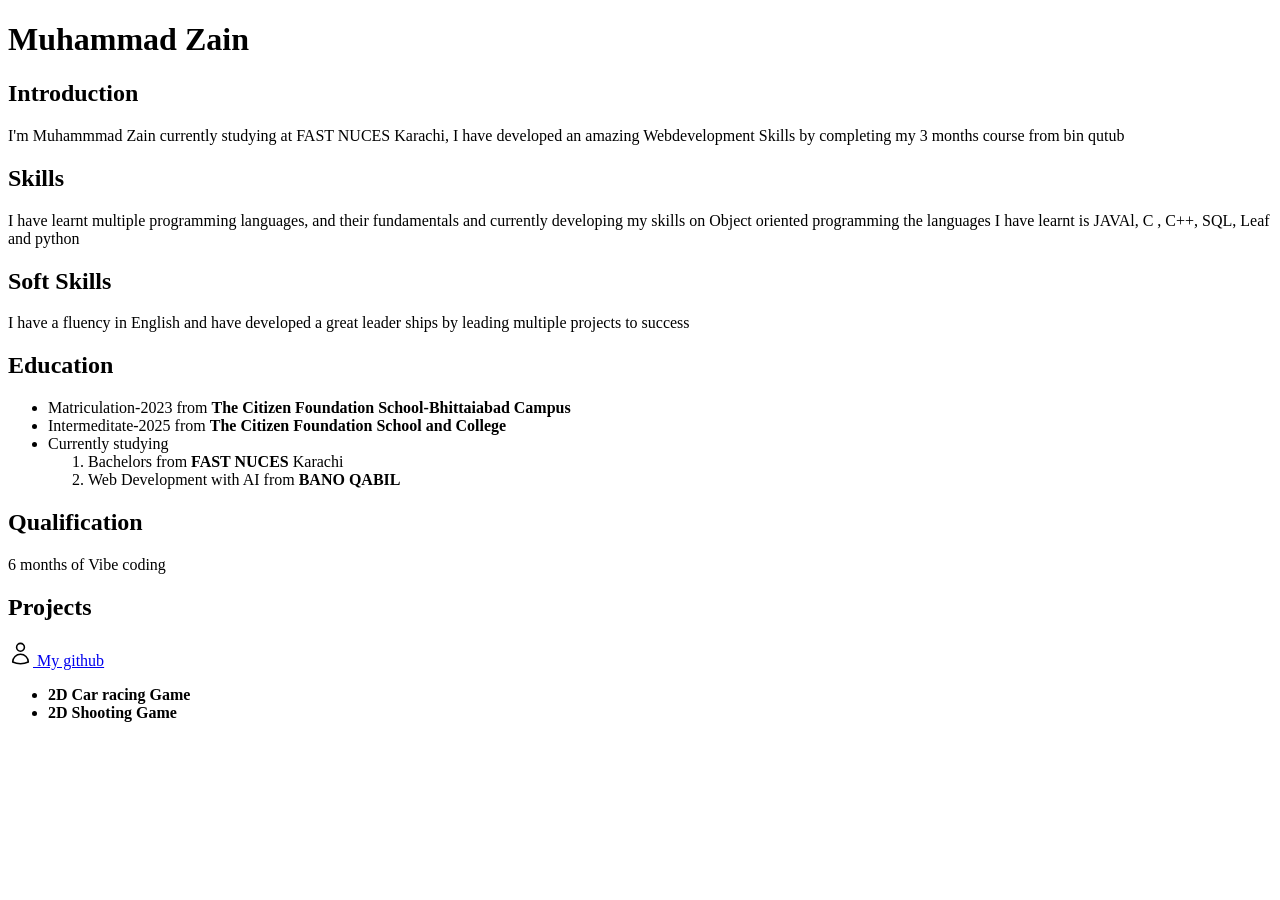
<file: index.html>
<!DOCTYPE html>
<html lang="en">
<head>
    <meta charset="UTF-8">
    <meta name="viewport" content="width=device-width, initial-scale=1.0">
    <title>CV writting by Muhammad Zain</title>
</head>
<body>
    <h1>Muhammad Zain</h1>
    <h2>Introduction</h2>
    <p>I'm Muhammmad Zain currently studying at FAST NUCES Karachi, I have developed an amazing Webdevelopment Skills by completing my 3 months course from bin qutub</p>
    <h2>Skills</h2>
    <p>I have learnt multiple programming languages, and their fundamentals and currently developing my skills on Object oriented programming the languages I have learnt is JAVAl, C , C++, SQL, Leaf and python</p>
    <h2>Soft Skills</h2>
    <p>I have a fluency in English and have developed a great leader ships by leading multiple projects to success
    </p>
    <h2>Education</h2>
    <ul>
        <li>Matriculation-2023 from <b>The Citizen Foundation School-Bhittaiabad Campus</b></li>
        <li>Intermeditate-2025 from <b>The Citizen Foundation School and College</b></li>
        <li>Currently studying<ol>
            <li>Bachelors from <b>FAST NUCES</b> Karachi</li>
            <li>Web Development with AI from <b>BANO QABIL</b></li>
        </ol>
    </li>
        
    </ul>
    <h2>Qualification</h2>
    <p>6 months of Vibe coding</p>
    <h2>Projects</h2>
    <a href="https://github.com/muhammadzain-nu"><svg xmlns="http://www.w3.org/2000/svg" fill="none" viewBox="0 0 24 24" stroke-width="1.5" stroke="Black" class="size-5" height="25" width="25">
        <path stroke-linecap="round" stroke-linejoin="round" d="M15.75 6a3.75 3.75 0 1 1-7.5 0 3.75 3.75 0 0 1 7.5 0ZM4.501 20.118a7.5 7.5 0 0 1 14.998 0A17.933 17.933 0 0 1 12 21.75c-2.676 0-5.216-.584-7.499-1.632Z" />
      </svg>
      My github</a>
    <ul>
        <li><b>2D Car racing Game</b></li>
        <li><b>2D Shooting Game</b></li>
    </ul>
    
</body>
</html>
</file>
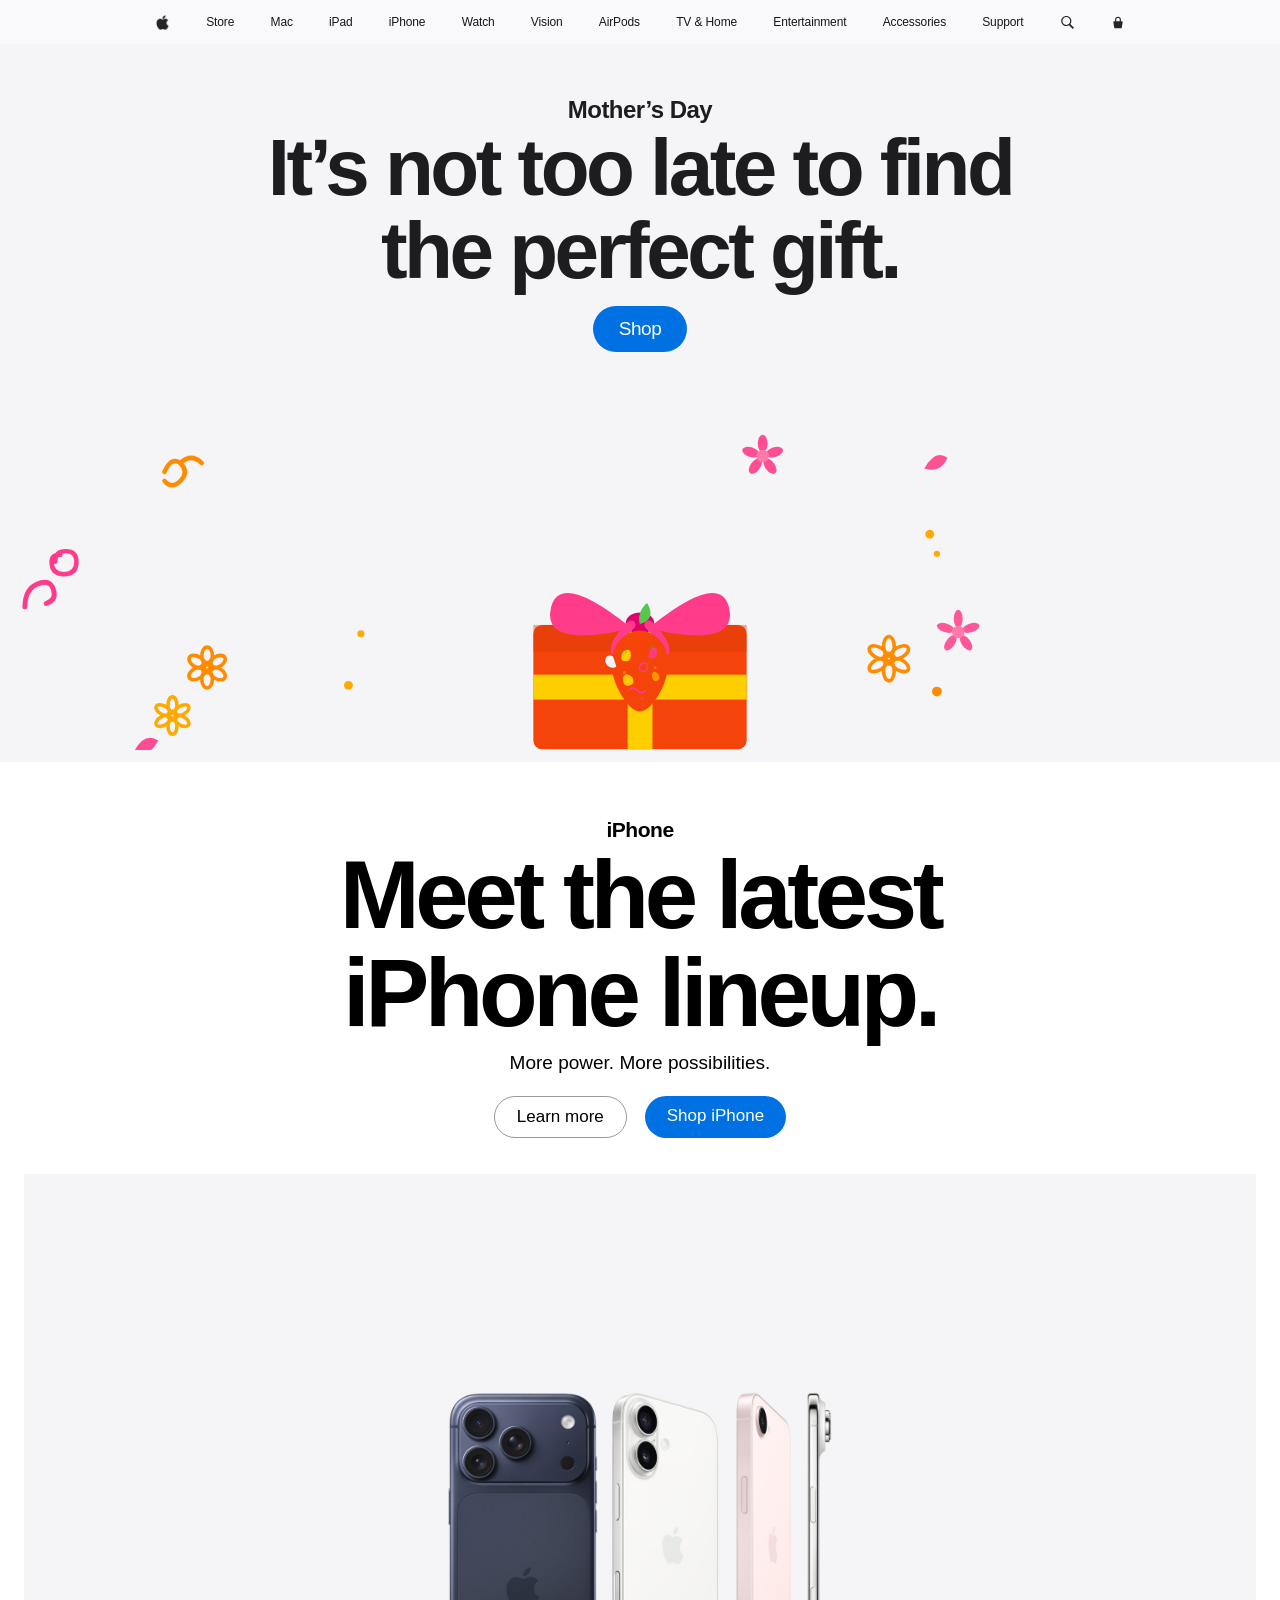
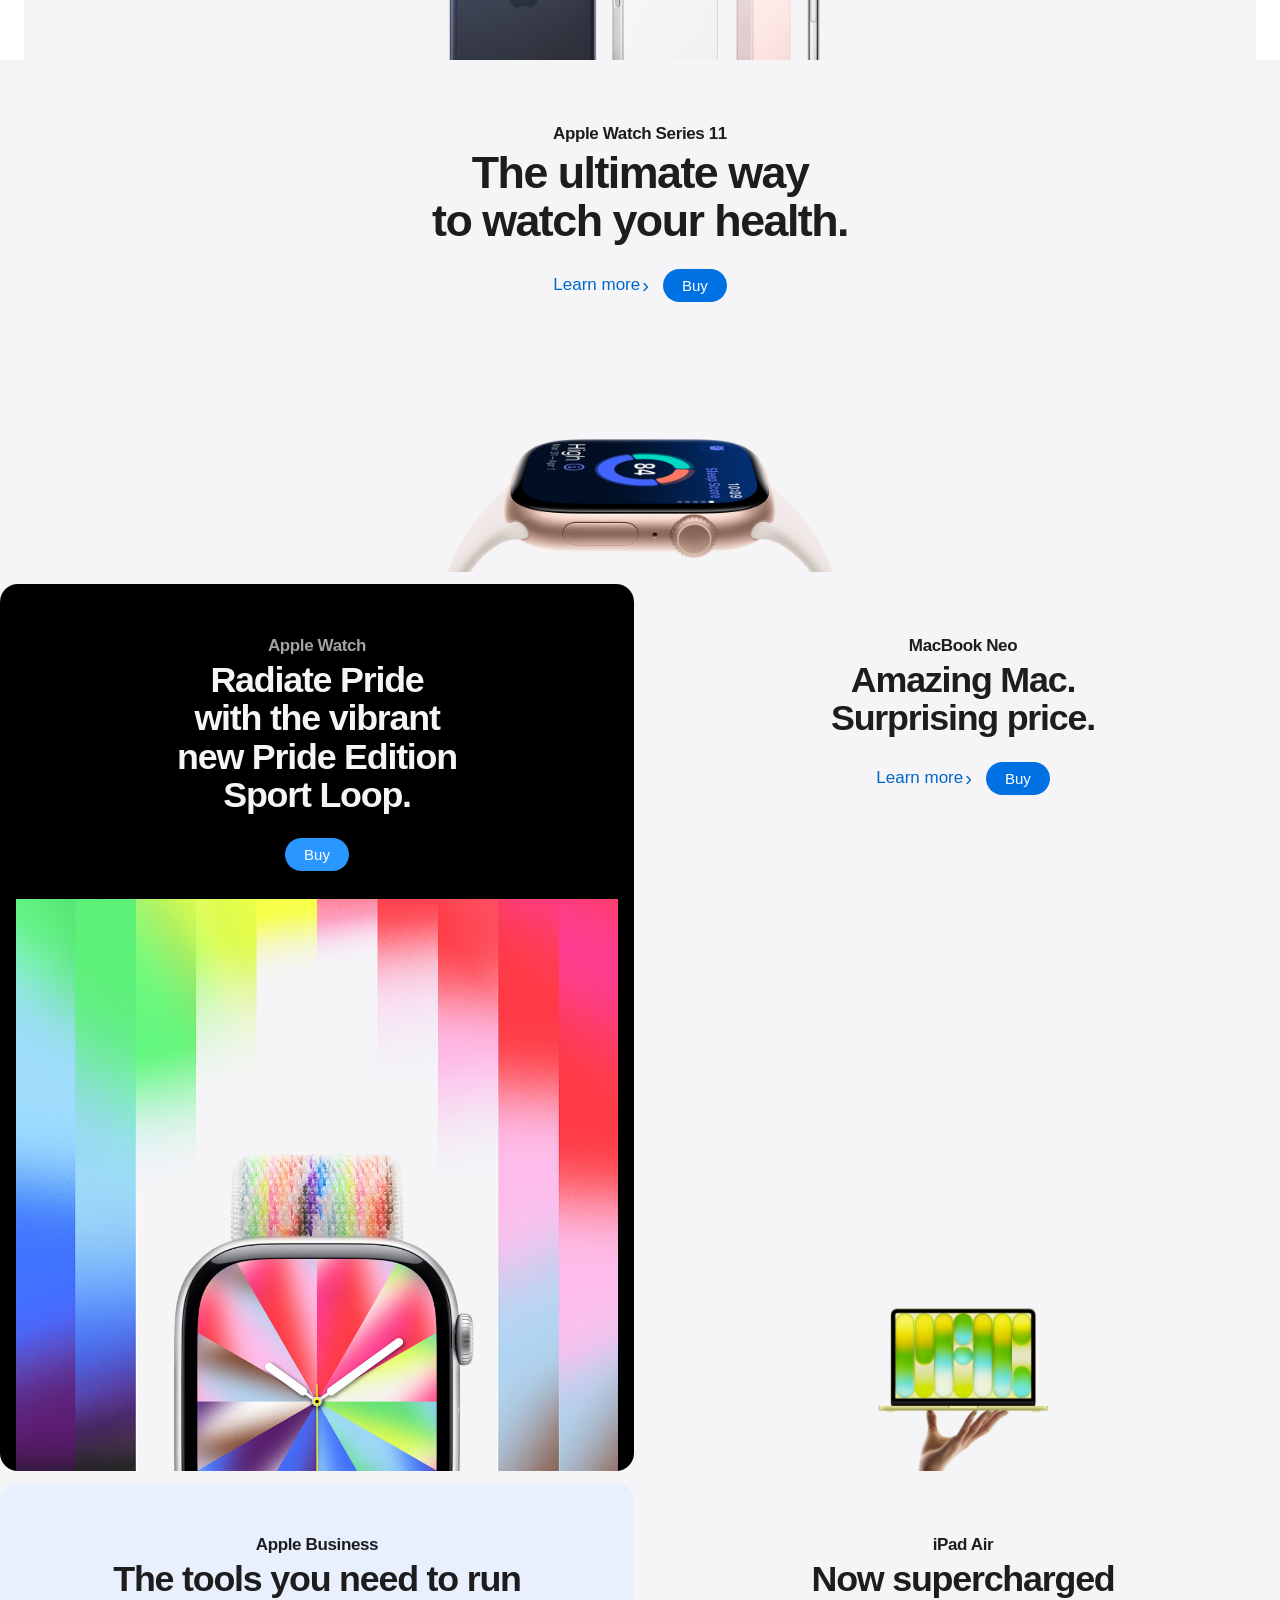
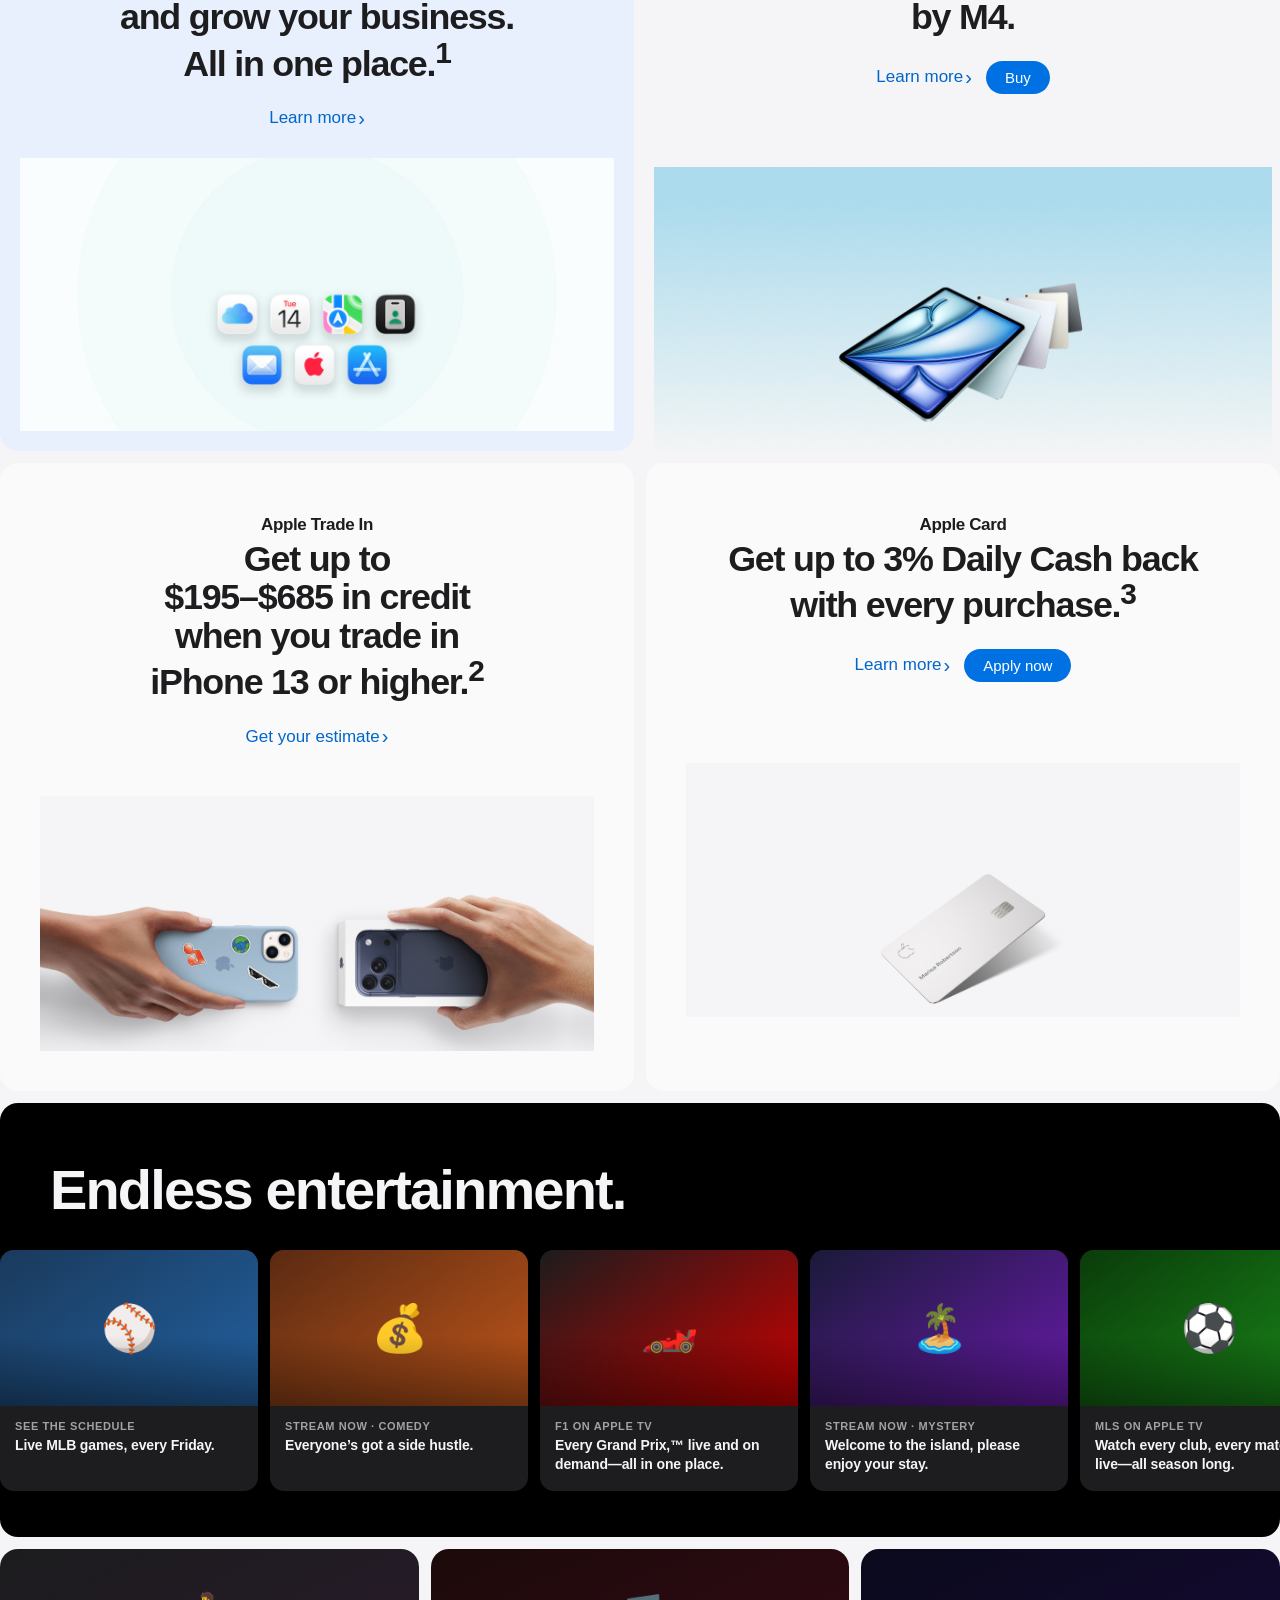
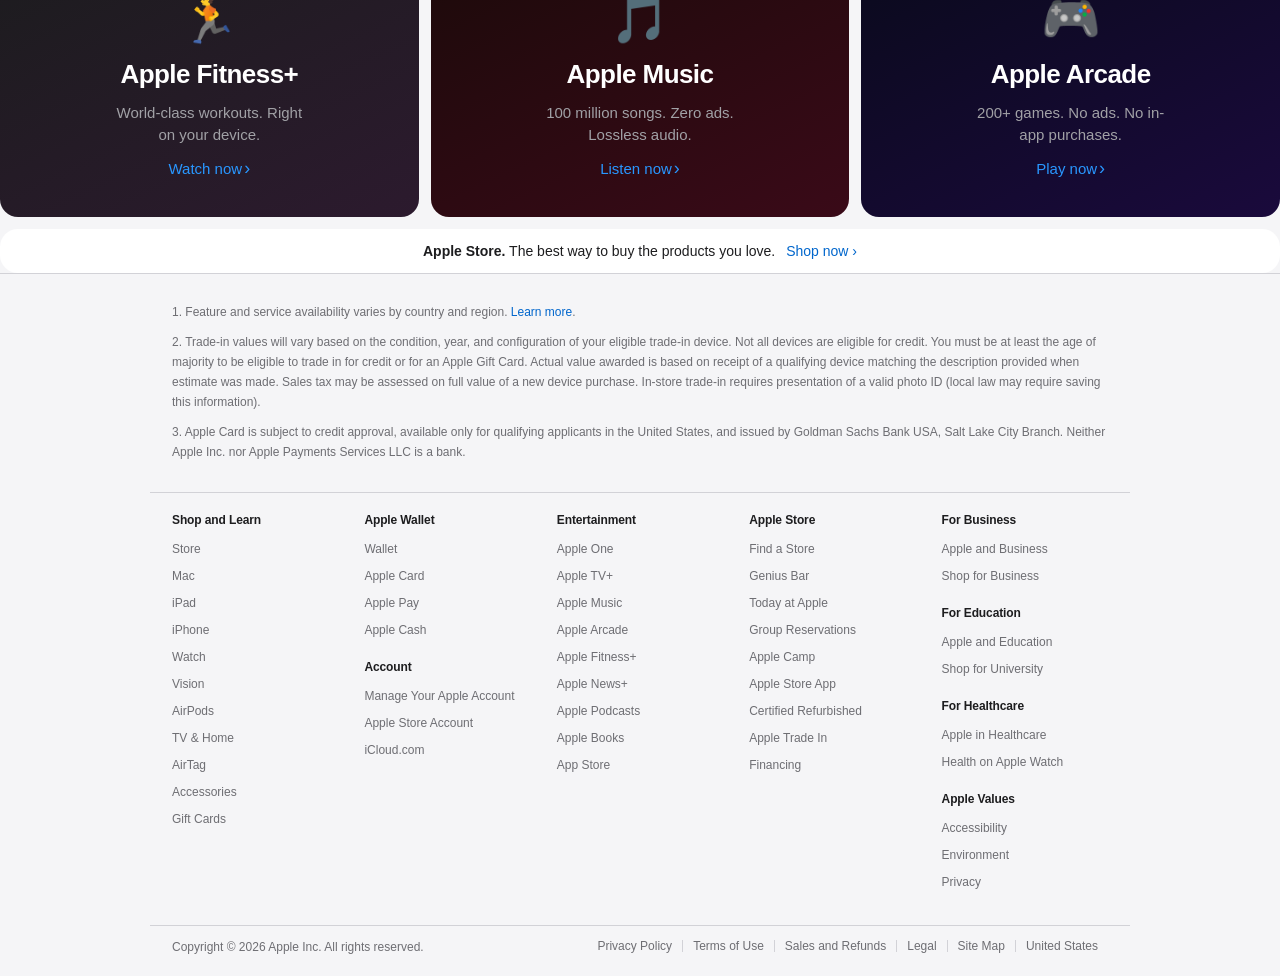
<file: apple website/index.html>
<!DOCTYPE html>
<html lang="en">

<head>
  <meta charset="UTF-8">
  <meta name="viewport" content="width=device-width, initial-scale=1, viewport-fit=cover">
  <meta name="description"
    content="Discover the innovative world of Apple and shop everything iPhone, iPad, Apple Watch, Mac, and Apple TV, plus explore accessories, entertainment, and expert device support.">
  <title>Apple</title>
  <link rel="stylesheet" href="style.css">
</head>

<body>

  <!-- ─────────────────────────────────────────────────────────
     CSS-ONLY MOBILE NAV  (checkbox trick, zero JS)
───────────────────────────────────────────────────────────── -->
  <input type="checkbox" id="nav-check" class="nav-check sr-only" aria-hidden="true">

  <nav class="nav" aria-label="Global navigation">
    <div class="nav-inner">

      <!-- ══ DESKTOP LIST ══ -->
      <ul class="nav-list" role="list">
        <li class="nav-logo">
          <a href="https://www.apple.com/" aria-label="Apple">
            <img src="assets/images/apple-logo.png" alt="Apple" width="15" height="18">
          </a>
        </li>
        <li class="nav-item"><a href="https://www.apple.com/us/shop/goto/store">Store</a></li>
        <li class="nav-item"><a href="https://www.apple.com/mac/">Mac</a></li>
        <li class="nav-item"><a href="https://www.apple.com/ipad/">iPad</a></li>
        <li class="nav-item"><a href="https://www.apple.com/iphone/">iPhone</a></li>
        <li class="nav-item"><a href="https://www.apple.com/watch/">Watch</a></li>
        <li class="nav-item"><a href="https://www.apple.com/apple-vision-pro/">Vision</a></li>
        <li class="nav-item"><a href="https://www.apple.com/airpods/">AirPods</a></li>
        <li class="nav-item"><a href="https://www.apple.com/tv-home/">TV &amp; Home</a></li>
        <li class="nav-item"><a href="https://www.apple.com/entertainment/">Entertainment</a></li>
        <li class="nav-item"><a href="https://www.apple.com/us/shop/goto/buy_accessories">Accessories</a></li>
        <li class="nav-item"><a href="https://support.apple.com/">Support</a></li>
        <!-- Search -->
        <li class="nav-item nav-icon">
          <a href="https://www.apple.com/us/search" aria-label="Search apple.com">
            <svg width="15" height="15" viewBox="0 0 50 50" aria-hidden="true" focusable="false">
              <path
                d="M21 3C11.6 3 4 10.6 4 20s7.6 17 17 17c3.35 0 6.48-.98 9.09-2.66l12.28 12.28 4.25-4.25L34.47 30.3A16.88 16.88 0 0 0 38 20c0-9.4-7.6-17-17-17zm0 4c7.2 0 13 5.8 13 13S28.2 33 21 33 8 27.2 8 20 13.8 7 21 7z" />
            </svg>
          </a>
        </li>
        <!-- Bag -->
        <li class="nav-item nav-icon">
          <a href="https://www.apple.com/us/shop/goto/bag" aria-label="Shopping Bag">
            <svg width="14" height="17" viewBox="0 0 24 24" aria-hidden="true" focusable="false">
              <path
                d="M18.5 10H17V7a5 5 0 0 0-10 0v3H5.5A1.5 1.5 0 0 0 4 11.5l1.5 9A1.5 1.5 0 0 0 7 22h10a1.5 1.5 0 0 0 1.5-1.5l1.5-9A1.5 1.5 0 0 0 18.5 10zM9 7a3 3 0 0 1 6 0v3H9z" />
            </svg>
          </a>
        </li>
      </ul>

      <!-- ══ MOBILE BAR (logo + hamburger) ══ -->
      <div class="nav-mobile-bar">
        <a href="https://www.apple.com/" class="nav-mobile-logo" aria-label="Apple">
          <img src="assets/images/apple-logo.png" alt="Apple" width="15" height="18">
        </a>
        <div class="nav-mobile-right">
          <!-- Search icon on mobile -->
          <a href="https://www.apple.com/us/search" class="nav-icon" aria-label="Search"
            style="display:flex;align-items:center;padding:0 8px;height:44px;">
            <svg width="15" height="15" viewBox="0 0 50 50" style="fill:rgba(0, 0, 1, 0.85);" aria-hidden="true"
              focusable="false">
              <path
                d="M21 3C11.6 3 4 10.6 4 20s7.6 17 17 17c3.35 0 6.48-.98 9.09-2.66l12.28 12.28 4.25-4.25L34.47 30.3A16.88 16.88 0 0 0 38 20c0-9.4-7.6-17-17-17zm0 4c7.2 0 13 5.8 13 13S28.2 33 21 33 8 27.2 8 20 13.8 7 21 7z" />
            </svg>
          </a>
          <!-- Hamburger label -->
          <label for="nav-check" class="nav-burger" aria-label="Open navigation menu">
            <span></span>
            <span></span>
            <span></span>
          </label>
        </div>
      </div>

    </div>
  </nav>

  <!-- Mobile full-screen drawer -->
  <div class="nav-drawer" aria-label="Mobile navigation" role="dialog">
    <ul class="nav-drawer-list" role="list">
      <li><a href="https://www.apple.com/us/shop/goto/store">Store</a></li>
      <li><a href="https://www.apple.com/mac/">Mac</a></li>
      <li><a href="https://www.apple.com/ipad/">iPad</a></li>
      <li><a href="https://www.apple.com/iphone/">iPhone</a></li>
      <li><a href="https://www.apple.com/watch/">Watch</a></li>
      <li><a href="https://www.apple.com/apple-vision-pro/">Vision</a></li>
      <li><a href="https://www.apple.com/airpods/">AirPods</a></li>
      <li><a href="https://www.apple.com/tv-home/">TV &amp; Home</a></li>
      <li><a href="https://www.apple.com/entertainment/">Entertainment</a></li>
      <li><a href="https://www.apple.com/us/shop/goto/buy_accessories">Accessories</a></li>
      <li><a href="https://support.apple.com/">Support</a></li>
    </ul>
  </div>


  <!-- ═══════════════════════════════════════════════════════════
     PAGE CONTENT
═══════════════════════════════════════════════════════════ -->
  <main class="page" id="main-content">

    <!-- ───────────────────────────────────────────────────────
       HERO 1 — MOTHER'S DAY
       Background: light grey (#f5f5f7)
       Text: "Mother's Day" large black, subtitle, Shop button
       Visual: colourful illustrated Apple logo gift box with
               scattered orange/pink/yellow decorative doodles
       Matches screenshot exactly.
  ─────────────────────────────────────────────────────────── -->
    <section class="hero-md" aria-label="Mother's Day — It's not too late to find the perfect gift">

      <!-- Text -->
      <div class="hero-md-text">
        <p class="hero-md-eyebrow">Mother&rsquo;s Day</p>
        <h1 class="hero-md-title">It&rsquo;s not too late to find<br>the perfect gift.</h1>
        <a href="https://www.apple.com/us/shop/goto/store" class="btn-shop">Shop</a>
      </div>

      <!-- Full-width illustrated SVG — gift-wrapped Apple logo + doodles -->
      <div class="hero-md-canvas" aria-hidden="true" role="img"
        aria-label="Colorful illustrated Apple logo as a gift with decorative doodles">

        <svg viewBox="0 0 1440 420" xmlns="http://www.w3.org/2000/svg" preserveAspectRatio="xMidYMax slice"
          aria-hidden="true" focusable="false">

          <!-- ── Background is the section bg colour ── -->
          <rect width="1440" height="420" fill="#f5f5f7" />

          <!-- ══════════════════════════════════════
             SCATTERED DOODLES (match screenshot)
        ════════════════════════════════════════ -->

          <!-- TOP-LEFT area doodles -->

          <!-- Orange squiggle top-left -->
          <g transform="translate(185,90)">
            <path d="M0 18 Q8 0 18 8 Q28 18 18 28 Q8 38 0 28" stroke="#ff8c00" stroke-width="5" fill="none"
              stroke-linecap="round" />
            <path d="M18 8 Q30 -4 42 8" stroke="#ff8c00" stroke-width="5" fill="none" stroke-linecap="round" />
          </g>

          <!-- Pink spiral top-left -->
          <g transform="translate(48,195)">
            <path d="M14 14 Q14 2 26 2 Q38 2 38 14 Q38 28 24 28 Q10 28 10 14 Q10 6 20 6" stroke="#ff3b8a"
              stroke-width="5" fill="none" stroke-linecap="round" />
          </g>

          <!-- Pink hook shape -->
          <g transform="translate(28,230)">
            <path d="M0 30 Q0 10 14 4 Q28 -2 32 10 Q36 22 24 26" stroke="#ff3b8a" stroke-width="5.5" fill="none"
              stroke-linecap="round" stroke-linejoin="round" />
          </g>

          <!-- Orange flower (left middle) -->
          <g transform="translate(215,310)">
            <!-- petals -->
            <ellipse cx="18" cy="5" rx="6" ry="10" fill="none" stroke="#ff8c00" stroke-width="4"
              transform="rotate(0  18 18)" />
            <ellipse cx="18" cy="5" rx="6" ry="10" fill="none" stroke="#ff8c00" stroke-width="4"
              transform="rotate(60  18 18)" />
            <ellipse cx="18" cy="5" rx="6" ry="10" fill="none" stroke="#ff8c00" stroke-width="4"
              transform="rotate(120 18 18)" />
            <ellipse cx="18" cy="5" rx="6" ry="10" fill="none" stroke="#ff8c00" stroke-width="4"
              transform="rotate(180 18 18)" />
            <ellipse cx="18" cy="5" rx="6" ry="10" fill="none" stroke="#ff8c00" stroke-width="4"
              transform="rotate(240 18 18)" />
            <ellipse cx="18" cy="5" rx="6" ry="10" fill="none" stroke="#ff8c00" stroke-width="4"
              transform="rotate(300 18 18)" />
            <circle cx="18" cy="18" r="6" fill="none" stroke="#ff8c00" stroke-width="4" />
          </g>

          <!-- Small orange dot -->
          <circle cx="392" cy="348" r="5" fill="#ffaa00" />

          <!-- Small yellow-orange dot -->
          <circle cx="406" cy="290" r="4" fill="#ffaa00" />

          <!-- Pink smiley/crescent bottom-left -->
          <g transform="translate(150,400)">
            <path d="M0 24 Q12 0 28 10 Q18 30 0 24Z" fill="#ff3b8a" opacity=".9" />
          </g>

          <!-- Yellow flower bottom-left -->
          <g transform="translate(178,366)">
            <ellipse cx="16" cy="4" rx="5" ry="9" fill="none" stroke="#ffaa00" stroke-width="4"
              transform="rotate(0   16 16)" />
            <ellipse cx="16" cy="4" rx="5" ry="9" fill="none" stroke="#ffaa00" stroke-width="4"
              transform="rotate(60  16 16)" />
            <ellipse cx="16" cy="4" rx="5" ry="9" fill="none" stroke="#ffaa00" stroke-width="4"
              transform="rotate(120 16 16)" />
            <ellipse cx="16" cy="4" rx="5" ry="9" fill="none" stroke="#ffaa00" stroke-width="4"
              transform="rotate(180 16 16)" />
            <ellipse cx="16" cy="4" rx="5" ry="9" fill="none" stroke="#ffaa00" stroke-width="4"
              transform="rotate(240 16 16)" />
            <ellipse cx="16" cy="4" rx="5" ry="9" fill="none" stroke="#ffaa00" stroke-width="4"
              transform="rotate(300 16 16)" />
            <circle cx="16" cy="16" r="5" fill="none" stroke="#ffaa00" stroke-width="4" />
          </g>

          <!-- ── TOP-RIGHT area doodles ── -->

          <!-- Pink flower top right -->
          <g transform="translate(840,72)">
            <ellipse cx="18" cy="4" rx="5.5" ry="10" fill="#ff3b8a" opacity=".9" transform="rotate(0   18 18)" />
            <ellipse cx="18" cy="4" rx="5.5" ry="10" fill="#ff3b8a" opacity=".9" transform="rotate(72  18 18)" />
            <ellipse cx="18" cy="4" rx="5.5" ry="10" fill="#ff3b8a" opacity=".9" transform="rotate(144 18 18)" />
            <ellipse cx="18" cy="4" rx="5.5" ry="10" fill="#ff3b8a" opacity=".9" transform="rotate(216 18 18)" />
            <ellipse cx="18" cy="4" rx="5.5" ry="10" fill="#ff3b8a" opacity=".9" transform="rotate(288 18 18)" />
            <circle cx="18" cy="18" r="7" fill="#ff7aaa" />
          </g>

          <!-- Orange hook top right -->
          <g transform="translate(782,300)">
            <path d="M26 0 Q42 0 42 16 Q42 32 26 32 Q10 32 10 22" stroke="#ff8c00" stroke-width="5.5" fill="none"
              stroke-linecap="round" />
          </g>

          <!-- Orange flower mid-right -->
          <g transform="translate(982,300)">
            <ellipse cx="18" cy="4" rx="6" ry="11" fill="none" stroke="#ff8c00" stroke-width="4"
              transform="rotate(0   18 18)" />
            <ellipse cx="18" cy="4" rx="6" ry="11" fill="none" stroke="#ff8c00" stroke-width="4"
              transform="rotate(60  18 18)" />
            <ellipse cx="18" cy="4" rx="6" ry="11" fill="none" stroke="#ff8c00" stroke-width="4"
              transform="rotate(120 18 18)" />
            <ellipse cx="18" cy="4" rx="6" ry="11" fill="none" stroke="#ff8c00" stroke-width="4"
              transform="rotate(180 18 18)" />
            <ellipse cx="18" cy="4" rx="6" ry="11" fill="none" stroke="#ff8c00" stroke-width="4"
              transform="rotate(240 18 18)" />
            <ellipse cx="18" cy="4" rx="6" ry="11" fill="none" stroke="#ff8c00" stroke-width="4"
              transform="rotate(300 18 18)" />
            <circle cx="18" cy="18" r="6" fill="none" stroke="#ff8c00" stroke-width="4" />
          </g>

          <!-- Small dots right side -->
          <circle cx="1046" cy="178" r="5" fill="#ffaa00" />
          <circle cx="1054" cy="200" r="3.5" fill="#ffaa00" />

          <!-- Pink flower far right -->
          <g transform="translate(1060,270)">
            <ellipse cx="18" cy="3" rx="5" ry="10" fill="#ff3b8a" opacity=".85" transform="rotate(0   18 18)" />
            <ellipse cx="18" cy="3" rx="5" ry="10" fill="#ff3b8a" opacity=".85" transform="rotate(72  18 18)" />
            <ellipse cx="18" cy="3" rx="5" ry="10" fill="#ff3b8a" opacity=".85" transform="rotate(144 18 18)" />
            <ellipse cx="18" cy="3" rx="5" ry="10" fill="#ff3b8a" opacity=".85" transform="rotate(216 18 18)" />
            <ellipse cx="18" cy="3" rx="5" ry="10" fill="#ff3b8a" opacity=".85" transform="rotate(288 18 18)" />
            <circle cx="18" cy="18" r="7" fill="#ff7aaa" />
          </g>

          <!-- Pink crescent far right -->
          <g transform="translate(1040,82)">
            <path d="M0 22 Q12 0 26 10 Q18 28 0 22Z" fill="#ff3b8a" opacity=".88" />
          </g>

          <!-- Small orange dot far right -->
          <circle cx="1054" cy="355" r="5.5" fill="#ff8c00" />

          <!-- ══════════════════════════════════════
             GIFT-WRAPPED APPLE LOGO  (centre)
             Matches screenshot: orange/red/pink/yellow
             illustrated Apple shape on a gift box with bow
        ════════════════════════════════════════ -->

          <!--
          Apple logo shape: the canonical Apple silhouette,
          drawn as a filled+stroked path in orange/red gradient,
          with colourful decorative elements layered on top,
          sitting on a gift box base with ribbon + bow.
          Centred at x=720, bottom anchored to y=420.
        -->

          <g transform="translate(720,420) scale(1,-1)">
            <!-- Gift box base -->
            <rect x="-120" y="0" width="240" height="140" rx="10" ry="10" fill="#f5440a" />
            <!-- Box highlight -->
            <rect x="-120" y="110" width="240" height="30" rx="0" ry="0" fill="#d43a06" opacity=".4" />
            <!-- Vertical ribbon on box -->
            <rect x="-14" y="0" width="28" height="140" fill="#ffdd00" opacity=".9" />
            <!-- Horizontal ribbon on box -->
            <rect x="-120" y="56" width="240" height="28" fill="#ffdd00" opacity=".9" />

            <!-- BOW (above box) -->
            <!-- Left loop -->
            <path d="M-14 140 Q-90 200 -100 160 Q-110 120 -40 130 Q-14 134 -14 140Z" fill="#ff3b8a" />
            <!-- Right loop -->
            <path d="M14 140 Q90 200 100 160 Q110 120 40 130 Q14 134 14 140Z" fill="#ff3b8a" />
            <!-- Bow knot -->
            <ellipse cx="0" cy="142" rx="16" ry="12" fill="#e0006e" />
            <!-- Bow tail left -->
            <path d="M-10 140 Q-30 120 -28 110" stroke="#ff3b8a" stroke-width="10" fill="none" stroke-linecap="round" />
            <!-- Bow tail right -->
            <path d="M10 140 Q30 120 28 110" stroke="#ff3b8a" stroke-width="10" fill="none" stroke-linecap="round" />

            <!-- APPLE LOGO (above box/bow, flipped upright) -->
            <g transform="translate(0,140) scale(1,-1)">
              <!--
              Apple logo path — standard proportions centred at 0,0
              leaf at top, body of apple below
              Total height ~180px at this scale
            -->
              <g transform="translate(-74, -10) scale(0.182)">
                <!--
                Apple logo SVG path (standard vector, public shape)
                Scaled and positioned to sit above the gift box.
                The path is the well-known Apple Inc. logo silhouette.
              -->

                <!-- Leaf (stem + leaf shape) -->
                <path d="M 406 50
                        C 406 50 380 -20 450 -80
                        C 450 -80 520 20 406 50 Z" fill="#57c84d" stroke="none" />

                <!-- Apple body — rendered as layered coloured sections
                   to match the illustrated/doodle aesthetic in screenshot -->

                <!-- Full apple body silhouette (orange base) -->
                <path d="
                M 406 90
                C 350 90 280 130 250 200
                C 220 270 230 370 270 450
                C 310 530 360 590 406 590
                C 452 590 502 530 542 450
                C 582 370 592 270 562 200
                C 532 130 462 90 406 90 Z
              " fill="#f5440a" />

                <!-- Left bite (makes it look like an apple) -->
                <path d="
                M 240 250
                C 200 230 180 270 200 300
                C 220 330 260 320 260 310
              " fill="#f5f5f7" />

                <!-- Colourful doodle overlays on apple body -->

                <!-- Tulip/flower left -->
                <g transform="translate(290, 200)">
                  <path d="M0 60 Q0 20 30 10 Q60 0 60 40 Q60 80 30 80 Q0 80 0 60Z" fill="#ffdd00" opacity=".9" />
                  <rect x="28" y="0" width="4" height="30" fill="#4caf50" />
                </g>

                <!-- Spiral / swirl centre -->
                <g transform="translate(370, 280)">
                  <path d="M36 36 Q36 10 60 10 Q84 10 84 36 Q84 62 58 62 Q32 62 32 38 Q32 18 52 18" stroke="#ff3b8a"
                    stroke-width="8" fill="none" stroke-linecap="round" />
                </g>

                <!-- Small tulip right -->
                <g transform="translate(460, 190)">
                  <path d="M0 55 Q0 20 26 8 Q52 -4 52 34 Q52 70 26 72 Q0 74 0 55Z" fill="#ff3b8a" opacity=".9" />
                  <rect x="24" y="-6" width="4" height="28" fill="#4caf50" />
                </g>

                <!-- Yellow leaf accents -->
                <path d="M300 380 Q320 340 360 380 Q380 420 340 430 Q300 440 300 380Z" fill="#ffdd00" opacity=".85" />
                <path d="M480 360 Q490 330 520 360 Q540 390 510 400 Q480 410 480 360Z" fill="#ffaa00" opacity=".8" />

                <!-- Pink squiggle overlay -->
                <path d="M340 460 Q360 430 390 460 Q420 490 440 460" stroke="#ff3b8a" stroke-width="10" fill="none"
                  stroke-linecap="round" />

                <!-- Orange dots scatter on apple -->
                <circle cx="310" cy="350" r="10" fill="#ff8c00" opacity=".7" />
                <circle cx="500" cy="320" r="8" fill="#ffaa00" opacity=".7" />
                <circle cx="420" cy="510" r="9" fill="#ff3b8a" opacity=".65" />

              </g>
            </g><!-- end apple logo group -->

          </g><!-- end gift group -->

        </svg>
      </div>
    </section>


    <!-- ───────────────────────────────────────────────────────
       HERO 2 — iPHONE FAMILY
  ─────────────────────────────────────────────────────────── -->
    <section class="hero-iphone" aria-label="iPhone — Meet the latest iPhone lineup">

      <div class="hero-iphone-text">
        <p class="hero-iphone-eyebrow">iPhone</p>
        <h2 class="hero-iphone-title">Meet the latest<br>iPhone lineup.</h2>
        <p class="hero-iphone-sub">More power. More possibilities.</p>
        <div class="hero-iphone-cta">
          <a href="https://www.apple.com/iphone/" class="btn-outline-dark">Learn more</a>
          <a href="https://www.apple.com/us/shop/goto/buy_iphone" class="btn-filled-blue">Shop iPhone</a>
        </div>
      </div>

      <div class="iphone-devices" role="img"
        aria-label="iPhone 17 Pro Max, iPhone 17 Pro, iPhone 17, iPhone Air, iPhone 17e">
        <img src="assets/images/hero_iphone_family__fuz5j2v5xx6y_large_2x.jpg"
          alt="iPhone 17 lineup — Pro Max, Pro, iPhone 17, Air, and iPhone 17e">
      </div>
    </section>


    <!-- ───────────────────────────────────────────────────────
       PRODUCT TILE GRID
  ─────────────────────────────────────────────────────────── -->
    <section class="grid" aria-label="Featured Apple products">

      <!-- ┌─────────────────────────── Apple Watch Series 11 (full) ──┐ -->
      <article class="tile tile-full tile-gray" aria-label="Apple Watch Series 11">
        <div class="tile-text">
          <p class="tile-eyebrow">Apple Watch Series 11</p>
          <h2 class="tile-title">The ultimate way<br>to watch your health.</h2>
          <div class="tile-cta">
            <a href="https://www.apple.com/apple-watch-series-11/" class="link-blue">Learn more</a>
            <a href="https://www.apple.com/us/shop/goto/buy_watch/apple_watch_series_11"
              class="btn-round btn-round-blue">Buy</a>
          </div>
        </div>
        <div class="tile-visual tile-visual-center" role="img"
          aria-label="Apple Watch Series 11 in Rose Gold aluminium showing sleep score of 82">
          <img src="assets/images/hero_apple_watch_series_11__bdz1mml4dx6q_large_2x.jpg"
            alt="Apple Watch Series 11 in Rose Gold showing sleep score 82">
        </div>
      </article>

      <!-- ┌──────────────── Pride Watch ──┐ -->
      <article class="tile tile-black" aria-label="Apple Watch Pride Edition Sport Loop">
        <div class="tile-text">
          <p class="tile-eyebrow tile-eyebrow-muted">Apple Watch</p>
          <h2 class="tile-title tile-title-sm">Radiate Pride<br>with the vibrant<br>new Pride Edition<br>Sport Loop.
          </h2>
          <div class="tile-cta">
            <a href="https://www.apple.com/us/shop/goto/product/MJ5C4" class="btn-round btn-round-blue-lt">Buy</a>
          </div>
        </div>
        <div class="tile-visual tile-visual-center" role="img"
          aria-label="Apple Watch with rainbow Pride Edition Sport Loop band">
          <img src="assets/images/promo_apple_watch_pride__9efimjc2tteu_medium_2x.jpg"
            alt="Apple Watch with rainbow Pride Edition Sport Loop band">
        </div>
      </article>

      <!-- ┌──────────────── MacBook Neo ──┐ -->
      <article class="tile tile-gray" aria-label="MacBook Neo">
        <div class="tile-text">
          <p class="tile-eyebrow">MacBook Neo</p>
          <h2 class="tile-title tile-title-sm">Amazing Mac.<br>Surprising price.</h2>
          <div class="tile-cta">
            <a href="https://www.apple.com/macbook-neo/" class="link-blue">Learn more</a>
            <a href="https://www.apple.com/us/shop/goto/buy_mac/macbook_neo" class="btn-round btn-round-blue">Buy</a>
          </div>
        </div>
        <div class="tile-visual tile-visual-padded" role="img"
          aria-label="MacBook Neo showing a colourful gradient display">
          <img src="assets/images/promo_macbook_neo__ghopmquousii_large_2x.jpg"
            alt="MacBook Neo showing a colourful gradient display">
        </div>
      </article>

      <!-- ┌─────────────────────────── Apple Business (full) ──┐ -->
      <article class="tile tile-blue-tint" aria-label="Apple Business">
        <div class="tile-text">
          <p class="tile-eyebrow">Apple Business</p>
          <h2 class="tile-title tile-title-sm">The tools you need to run<br>and grow your business.<br>All in one
            place.<sup>1</sup></h2>
          <div class="tile-cta">
            <a href="https://business.apple.com/" class="link-blue">Learn more</a>
          </div>
        </div>
        <div class="tile-visual tile-visual-center" role="img"
          aria-label="Apple app icons for iCloud, Calendar, Maps, Mail, and more">
          <img src="assets/images/promo_apple_business__fi88n3dz0emq_large_2x.jpg"
            alt="Apple Business app icons including iCloud, Calendar, Maps, and Mail">
        </div>
      </article>

      <!-- ┌──────────────── iPad Air M4 ──┐ -->
      <article class="tile tile-gray" aria-label="iPad Air powered by M4">
        <div class="tile-text">
          <p class="tile-eyebrow">iPad Air</p>
          <h2 class="tile-title tile-title-sm">Now supercharged<br>by M4.</h2>
          <div class="tile-cta">
            <a href="https://www.apple.com/ipad-air/" class="link-blue">Learn more</a>
            <a href="https://www.apple.com/us/shop/goto/buy_ipad/ipad_air" class="btn-round btn-round-blue">Buy</a>
          </div>
        </div>
        <div class="tile-visual" role="img" aria-label="Two iPad Air models in Starlight and Blue">
          <img src="assets/images/promo_ipad_air_m4__f9ie3h3pzr6m_large_2x.jpg"
            alt="Two iPad Air models in Starlight and Blue">
        </div>
      </article>

      <!-- ┌──────────────── Apple Trade In ──┐ -->
      <article class="tile tile-warm" aria-label="Apple Trade In">
        <div class="tile-text">
          <p class="tile-eyebrow">Apple Trade In</p>
          <h2 class="tile-title tile-title-sm">Get up to<br>$195&ndash;$685 in credit<br>when you trade
            in<br>iPhone&nbsp;13 or higher.<sup>2</sup></h2>
          <div class="tile-cta">
            <a href="https://www.apple.com/us/shop/goto/trade_in" class="link-blue">Get your estimate</a>
          </div>
        </div>
        <div class="tile-visual" role="img" aria-label="Old iPhone traded in for new iPhone">
          <img src="assets/images/promo_iphone_tradein__bugw15ka691e_large_2x.jpg"
            alt="Old iPhone traded in for a new iPhone">
        </div>
      </article>

      <!-- ┌─────────────────────────── Apple Card (full) ──┐ -->
      <article class="tile tile-warm" aria-label="Apple Card">
        <div class="tile-text">
          <p class="tile-eyebrow">Apple Card</p>
          <h2 class="tile-title tile-title-sm">Get up to 3% Daily Cash back<br>with every purchase.<sup>3</sup></h2>
          <div class="tile-cta">
            <a href="https://www.apple.com/apple-card/" class="link-blue">Learn more</a>
            <a href="https://card.apple.com/apply" class="btn-round btn-round-blue">Apply now</a>
          </div>
        </div>
        <div class="tile-visual tile-visual-center" role="img"
          aria-label="Apple Card in titanium white with Goldman Sachs chip">
          <img src="assets/images/promo_apple_card__5cm7draujpey_large_2x.jpg" alt="Apple Card in titanium white">
        </div>
      </article>

    </section><!-- /.grid -->


    <!-- ───────────────────────────────────────────────────────
       ENTERTAINMENT
  ─────────────────────────────────────────────────────────── -->
    <section class="entertainment" aria-label="Apple TV+ and entertainment services">
      <header class="ent-header">
        <h2 class="ent-title">Endless entertainment.</h2>
      </header>

      <div class="ent-scroll" role="list" aria-label="Entertainment content cards">

        <a class="ent-card" href="https://tv.apple.com/" role="listitem"
          aria-label="Live MLB games every Friday on Apple TV+">
          <div class="ent-thumb ent-thumb-mlb" aria-hidden="true">⚾</div>
          <div class="ent-body">
            <p class="ent-tag">See the schedule</p>
            <p class="ent-name">Live MLB games, every Friday.</p>
          </div>
        </a>

        <a class="ent-card" href="https://tv.apple.com/" role="listitem"
          aria-label="Side Hustle — Comedy now streaming on Apple TV+">
          <div class="ent-thumb ent-thumb-comedy" aria-hidden="true">💰</div>
          <div class="ent-body">
            <p class="ent-tag">Stream now &middot; Comedy</p>
            <p class="ent-name">Everyone&rsquo;s got a side hustle.</p>
          </div>
        </a>

        <a class="ent-card" href="https://tv.apple.com/" role="listitem" aria-label="F1 racing live on Apple TV+">
          <div class="ent-thumb ent-thumb-f1" aria-hidden="true">🏎️</div>
          <div class="ent-body">
            <p class="ent-tag">F1 on Apple TV</p>
            <p class="ent-name">Every Grand Prix,&trade; live and on demand&mdash;all in one place.</p>
          </div>
        </a>

        <a class="ent-card" href="https://tv.apple.com/" role="listitem" aria-label="Mystery drama now streaming">
          <div class="ent-thumb ent-thumb-mystery" aria-hidden="true">🏝️</div>
          <div class="ent-body">
            <p class="ent-tag">Stream now &middot; Mystery</p>
            <p class="ent-name">Welcome to the island, please enjoy your stay.</p>
          </div>
        </a>

        <a class="ent-card" href="https://tv.apple.com/" role="listitem" aria-label="MLS Season Pass on Apple TV+">
          <div class="ent-thumb ent-thumb-mls" aria-hidden="true">⚽</div>
          <div class="ent-body">
            <p class="ent-tag">MLS on Apple TV</p>
            <p class="ent-name">Watch every club, every match, live&mdash;all season long.</p>
          </div>
        </a>

        <a class="ent-card" href="https://tv.apple.com/" role="listitem" aria-label="Drama series on Apple TV+">
          <div class="ent-thumb ent-thumb-drama" aria-hidden="true">🎭</div>
          <div class="ent-body">
            <p class="ent-tag">Stream now &middot; Drama</p>
            <p class="ent-name">Is it a crime to want more?</p>
          </div>
        </a>

        <a class="ent-card" href="https://tv.apple.com/" role="listitem" aria-label="Thriller series now streaming">
          <div class="ent-thumb ent-thumb-thriller" aria-hidden="true">🕵️</div>
          <div class="ent-body">
            <p class="ent-tag">Stream now &middot; Thriller</p>
            <p class="ent-name">They shared everything but the truth.</p>
          </div>
        </a>

        <a class="ent-card" href="https://tv.apple.com/" role="listitem"
          aria-label="Ted Lasso — Catch up now on Apple TV+">
          <div class="ent-thumb ent-thumb-ted" aria-hidden="true">⚽</div>
          <div class="ent-body">
            <p class="ent-tag">Catch up now &middot; Comedy</p>
            <p class="ent-name">New season August 5. You better believe it.</p>
          </div>
        </a>

        <a class="ent-card" href="https://tv.apple.com/" role="listitem"
          aria-label="Monarch Legacy of Monsters on Apple TV+">
          <div class="ent-thumb ent-thumb-adventure" aria-hidden="true">🦎</div>
          <div class="ent-body">
            <p class="ent-tag">Stream now &middot; Adventure</p>
            <p class="ent-name">A new threat will surface.</p>
          </div>
        </a>

      </div>
    </section>


    <!-- ───────────────────────────────────────────────────────
       SERVICES TRIO
  ─────────────────────────────────────────────────────────── -->
    <section class="services" aria-label="Apple subscription services">

      <article class="svc-tile svc-fitness" aria-label="Apple Fitness+">
        <div class="svc-icon" aria-hidden="true">🏃</div>
        <h3 class="svc-name">Apple Fitness+</h3>
        <p class="svc-sub">World-class workouts. Right on your device.</p>
        <a href="https://www.apple.com/apple-fitness-plus/" class="svc-link">Watch now</a>
      </article>

      <article class="svc-tile svc-music" aria-label="Apple Music">
        <div class="svc-icon" aria-hidden="true">🎵</div>
        <h3 class="svc-name">Apple Music</h3>
        <p class="svc-sub">100 million songs. Zero ads. Lossless audio.</p>
        <a href="https://www.apple.com/apple-music/" class="svc-link">Listen now</a>
      </article>

      <article class="svc-tile svc-arcade" aria-label="Apple Arcade">
        <div class="svc-icon" aria-hidden="true">🎮</div>
        <h3 class="svc-name">Apple Arcade</h3>
        <p class="svc-sub">200+ games. No ads. No in-app purchases.</p>
        <a href="https://www.apple.com/apple-arcade/" class="svc-link">Play now</a>
      </article>

    </section>


    <!-- ───────────────────────────────────────────────────────
       PROMO STRIP
  ─────────────────────────────────────────────────────────── -->
    <div class="promo-strip" role="complementary">
      <p>
        <strong>Apple Store.</strong>
        The best way to buy the products you love.&ensp;
        <a href="https://www.apple.com/us/shop/goto/store">Shop now &rsaquo;</a>
      </p>
    </div>

  </main><!-- /.page -->


  <!-- ═══════════════════════════════════════════════════════════
     FOOTER
═══════════════════════════════════════════════════════════ -->
  <footer role="contentinfo">

    <!-- Footnotes -->
    <section class="footer-notes" aria-label="Legal footnotes">
      <p>1. Feature and service availability varies by country and region.
        <a href="https://support.apple.com/en-us/126603">Learn more</a>.
      </p>
      <p>2. Trade&#8209;in values will vary based on the condition, year, and
        configuration of your eligible trade&#8209;in device. Not all devices
        are eligible for credit. You must be at least the age of majority to
        be eligible to trade in for credit or for an Apple Gift Card. Actual
        value awarded is based on receipt of a qualifying device matching the
        description provided when estimate was made. Sales tax may be assessed
        on full value of a new device purchase. In&#8209;store trade&#8209;in
        requires presentation of a valid photo ID (local law may require saving
        this information).</p>
      <p>3. Apple Card is subject to credit approval, available only for
        qualifying applicants in the United States, and issued by Goldman Sachs
        Bank USA, Salt Lake City Branch. Neither Apple Inc. nor Apple Payments
        Services LLC is a bank.</p>
    </section>

    <!-- Link columns -->
    <nav class="footer-cols" aria-label="Footer site links">

      <div class="footer-col">
        <h4 class="footer-col-head">Shop and Learn</h4>
        <ul>
          <li><a href="https://www.apple.com/us/shop/goto/store">Store</a></li>
          <li><a href="https://www.apple.com/mac/">Mac</a></li>
          <li><a href="https://www.apple.com/ipad/">iPad</a></li>
          <li><a href="https://www.apple.com/iphone/">iPhone</a></li>
          <li><a href="https://www.apple.com/watch/">Watch</a></li>
          <li><a href="https://www.apple.com/apple-vision-pro/">Vision</a></li>
          <li><a href="https://www.apple.com/airpods/">AirPods</a></li>
          <li><a href="https://www.apple.com/tv-home/">TV &amp; Home</a></li>
          <li><a href="https://www.apple.com/airtag/">AirTag</a></li>
          <li><a href="https://www.apple.com/us/shop/goto/buy_accessories">Accessories</a></li>
          <li><a href="https://www.apple.com/us/shop/goto/giftcards">Gift Cards</a></li>
        </ul>
      </div>

      <div class="footer-col">
        <h4 class="footer-col-head">Apple Wallet</h4>
        <ul>
          <li><a href="https://www.apple.com/wallet/">Wallet</a></li>
          <li><a href="https://www.apple.com/apple-card/">Apple Card</a></li>
          <li><a href="https://www.apple.com/apple-pay/">Apple Pay</a></li>
          <li><a href="https://www.apple.com/apple-cash/">Apple Cash</a></li>
        </ul>
        <h4 class="footer-col-head" style="margin-top:22px">Account</h4>
        <ul>
          <li><a href="https://account.apple.com/">Manage Your Apple Account</a></li>
          <li><a href="https://www.apple.com/us/shop/goto/account">Apple Store Account</a></li>
          <li><a href="https://www.icloud.com">iCloud.com</a></li>
        </ul>
      </div>

      <div class="footer-col">
        <h4 class="footer-col-head">Entertainment</h4>
        <ul>
          <li><a href="https://www.apple.com/apple-one/">Apple One</a></li>
          <li><a href="https://www.apple.com/apple-tv/">Apple TV+</a></li>
          <li><a href="https://www.apple.com/apple-music/">Apple Music</a></li>
          <li><a href="https://www.apple.com/apple-arcade/">Apple Arcade</a></li>
          <li><a href="https://www.apple.com/apple-fitness-plus/">Apple Fitness+</a></li>
          <li><a href="https://www.apple.com/apple-news/">Apple News+</a></li>
          <li><a href="https://www.apple.com/apple-podcasts/">Apple Podcasts</a></li>
          <li><a href="https://www.apple.com/apple-books/">Apple Books</a></li>
          <li><a href="https://www.apple.com/app-store/">App Store</a></li>
        </ul>
      </div>

      <div class="footer-col">
        <h4 class="footer-col-head">Apple Store</h4>
        <ul>
          <li><a href="https://www.apple.com/retail/">Find a Store</a></li>
          <li><a href="https://www.apple.com/retail/geniusbar/">Genius Bar</a></li>
          <li><a href="https://www.apple.com/today/">Today at Apple</a></li>
          <li><a href="https://www.apple.com/today/groups/">Group Reservations</a></li>
          <li><a href="https://www.apple.com/today/camp/">Apple Camp</a></li>
          <li><a href="https://apps.apple.com/us/app/apple-store/id375380948">Apple Store App</a></li>
          <li><a href="https://www.apple.com/us/shop/goto/special_deals">Certified Refurbished</a></li>
          <li><a href="https://www.apple.com/us/shop/goto/trade_in">Apple Trade In</a></li>
          <li><a href="https://www.apple.com/financing/">Financing</a></li>
        </ul>
      </div>

      <div class="footer-col">
        <h4 class="footer-col-head">For Business</h4>
        <ul>
          <li><a href="https://www.apple.com/business/">Apple and Business</a></li>
          <li><a href="https://www.apple.com/retail/business/">Shop for Business</a></li>
        </ul>
        <h4 class="footer-col-head" style="margin-top:22px">For Education</h4>
        <ul>
          <li><a href="https://www.apple.com/education/">Apple and Education</a></li>
          <li><a href="https://www.apple.com/us/shop/goto/buy_iphone/for_education">Shop for University</a></li>
        </ul>
        <h4 class="footer-col-head" style="margin-top:22px">For Healthcare</h4>
        <ul>
          <li><a href="https://www.apple.com/healthcare/">Apple in Healthcare</a></li>
          <li><a href="https://www.apple.com/health/">Health on Apple Watch</a></li>
        </ul>
        <h4 class="footer-col-head" style="margin-top:22px">Apple Values</h4>
        <ul>
          <li><a href="https://www.apple.com/accessibility/">Accessibility</a></li>
          <li><a href="https://www.apple.com/environment/">Environment</a></li>
          <li><a href="https://www.apple.com/privacy/">Privacy</a></li>
        </ul>
      </div>

    </nav>

    <!-- Bottom bar -->
    <div class="footer-bottom">
      <p class="footer-copy">Copyright &copy; 2026 Apple Inc. All rights reserved.</p>
      <nav class="footer-policy" aria-label="Legal links">
        <a href="https://www.apple.com/legal/privacy/">Privacy Policy</a>
        <a href="https://www.apple.com/legal/internet-services/terms/site.html">Terms of Use</a>
        <a href="https://www.apple.com/us/shop/goto/help/sales_refunds">Sales and Refunds</a>
        <a href="https://www.apple.com/legal/">Legal</a>
        <a href="https://www.apple.com/sitemap/">Site Map</a>
        <a href="#">United States</a>
      </nav>
    </div>

  </footer>

</body>

</html>
</file>
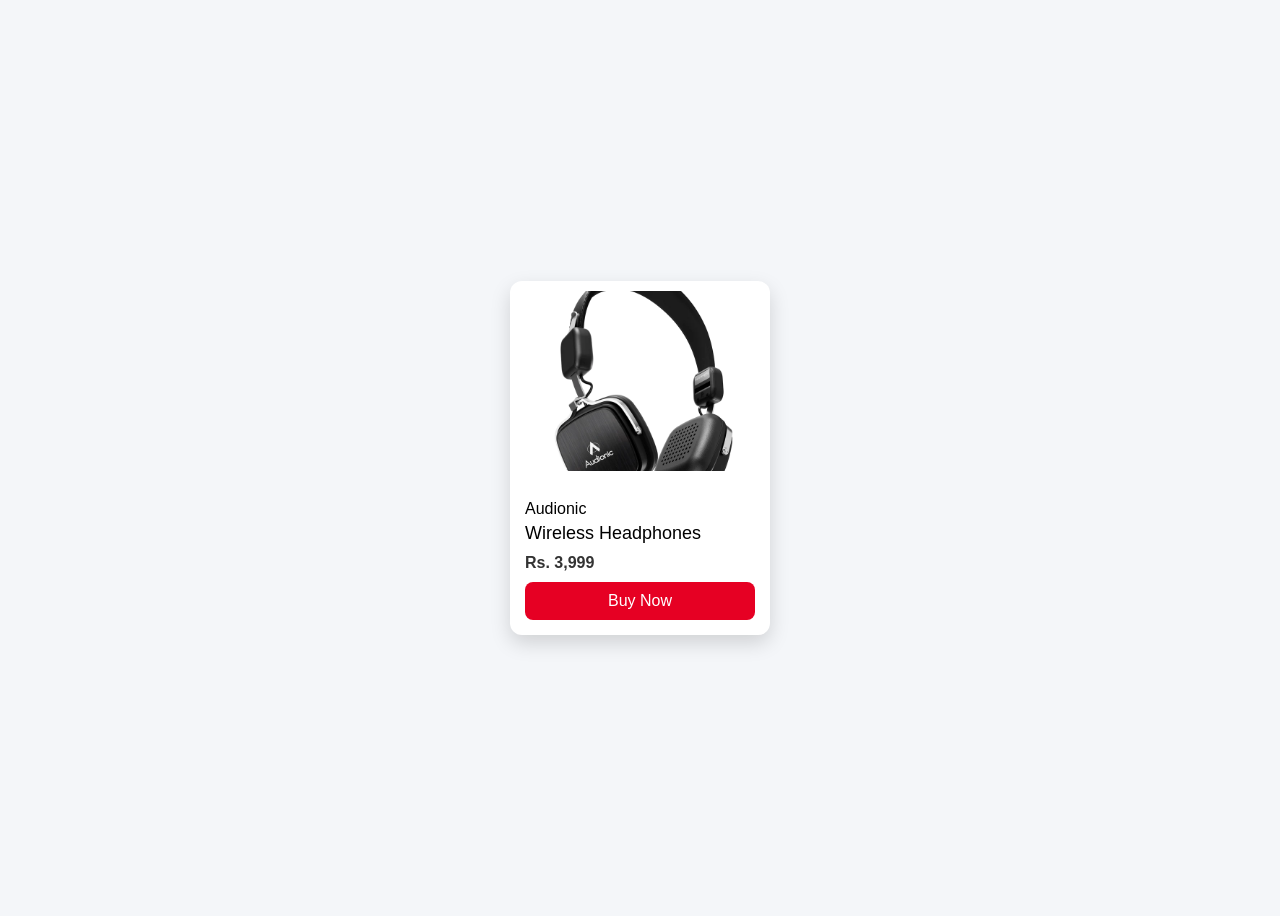
<file: PRODUCT CARD/index.html>
<!DOCTYPE html>
<html lang="en">
<head>
    <meta charset="UTF-8">
    <meta name="viewport" content="width=device-width, initial-scale=1.0">
    <title>Hammer-110-ultra-Headphone</title>
    <link rel="stylesheet" href="style.css">
</head>
<body>
    <div class="card">
        <img src="5_a74fb5ee-d6b8-44c7-ab37-71e15080ff00.webp" alt="Headphone Pic from Audionic">
    <div class="card-content">
        <div class="brand">Audionic</div>
        <div class="title">Wireless Headphones</div>
        <div class="price">Rs. 3,999</div>
        <a href="https://audionic.co/?srsltid=AfmBOoqIbFNYPk2tYeTdrtXFqzyfQl42Q7eXXIYq4uykyjJzPgqJ9BSQ" class="btn">Buy Now</a>
        
    </div>
    
        
    
</body>
</html>
</file>
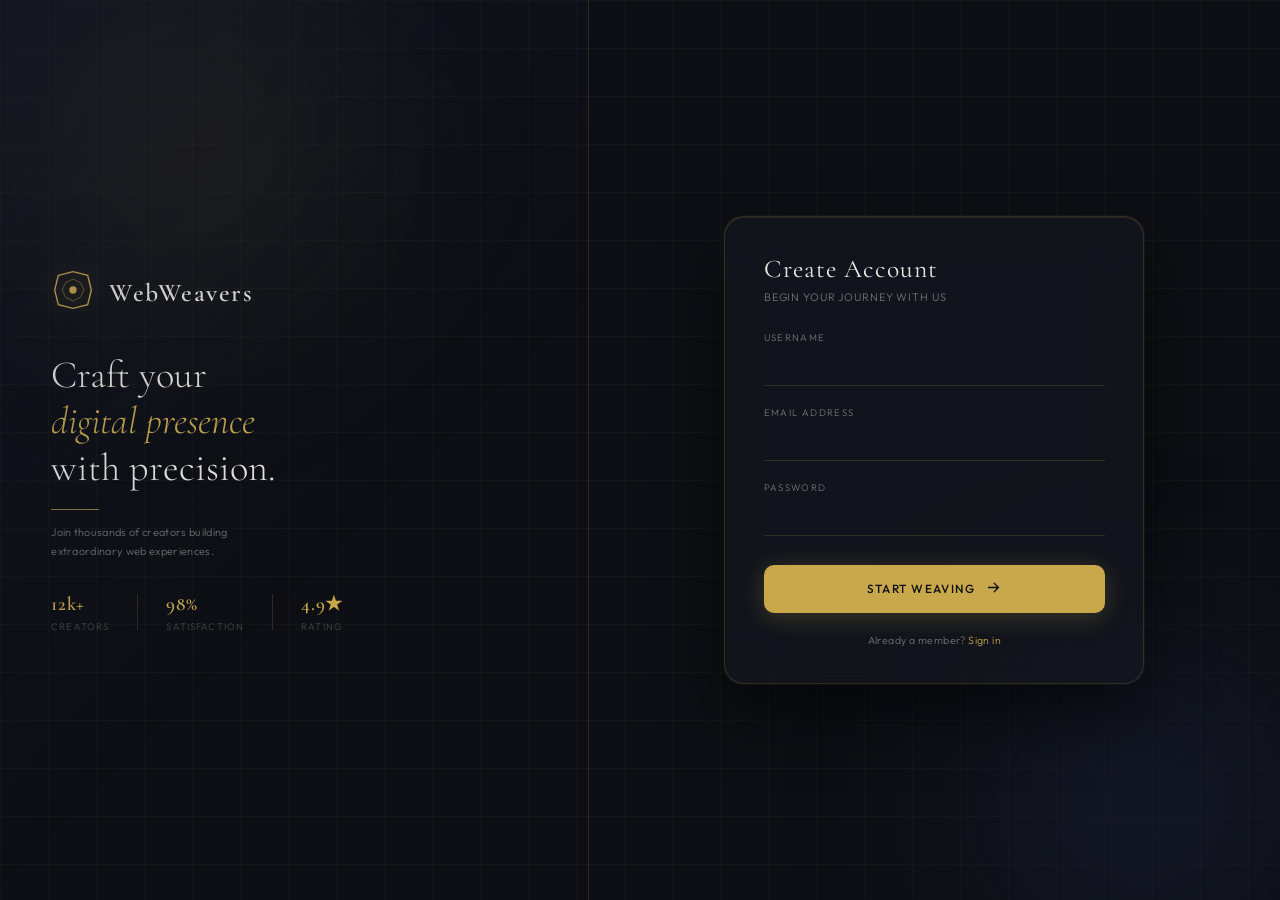
<file: Sign Up Login (Js)/index.html>
<!DOCTYPE html>
<html lang="en">
<head>
  <meta charset="UTF-8" />
  <meta name="viewport" content="width=device-width, initial-scale=1.0"/>
  <title>WebWeavers — Sign Up</title>
  <link rel="stylesheet" href="style.css" />
  <script src="script.js" defer></script>
  <link href="https://fonts.googleapis.com/css2?family=Cormorant+Garamond:wght@300;400;600&family=Outfit:wght@300;400;500&display=swap" rel="stylesheet"/>
</head>
<body>

  <div class="bg-grid"></div>
  <div class="bg-orb orb-1"></div>
  <div class="bg-orb orb-2"></div>

  <div class="page-wrapper">

    <!-- Left Panel -->
    <aside class="left-panel">
      <div class="brand">
        <div class="logo-mark">
          <svg viewBox="0 0 48 48" fill="none" xmlns="http://www.w3.org/2000/svg">
            <path d="M8 8 L24 4 L40 8 L44 24 L40 40 L24 44 L8 40 L4 24 Z" stroke="var(--accent)" stroke-width="1.5" fill="none"/>
            <path d="M16 16 L24 12 L32 16 L36 24 L32 32 L24 36 L16 32 L12 24 Z" stroke="var(--accent)" stroke-width="1" fill="none" opacity="0.5"/>
            <circle cx="24" cy="24" r="4" fill="var(--accent)"/>
          </svg>
        </div>
        <h1 class="brand-name">WebWeavers</h1>
      </div>

      <div class="tagline-block">
        <p class="tagline">Craft your<br/><em>digital presence</em><br/>with precision.</p>
        <div class="divider-line"></div>
        <p class="sub-tagline">Join thousands of creators building<br/>extraordinary web experiences.</p>
      </div>

      <div class="stat-row">
        <div class="stat">
          <span class="stat-num">12k+</span>
          <span class="stat-label">Creators</span>
        </div>
        <div class="stat-sep"></div>
        <div class="stat">
          <span class="stat-num">98%</span>
          <span class="stat-label">Satisfaction</span>
        </div>
        <div class="stat-sep"></div>
        <div class="stat">
          <span class="stat-num">4.9★</span>
          <span class="stat-label">Rating</span>
        </div>
      </div>
    </aside>

    <!-- Right Panel -->
    <main class="right-panel">
      <div class="form-card">

        <div class="form-header">
          <h2>Create Account</h2>
          <p>Begin your journey with us</p>
        </div>

        <div class="form-body">

          <div class="field-group">
            <label for="username">Username</label>
            <div class="input-wrap">
              <input type="text" id="username" name="username" autocomplete="off"/>
              <span class="field-line"></span>
            </div>
          </div>

          <div class="field-group">
            <label for="email">Email Address</label>
            <div class="input-wrap">
              <input type="email" id="email" name="email" autocomplete="off"/>
              <span class="field-line"></span>
            </div>
          </div>

          <div class="field-group">
            <label for="password">Password</label>
            <div class="input-wrap">
              <input type="password" id="password" name="password" autocomplete="off"/>
              <span class="field-line"></span>
            </div>
          </div>

          <button class="cta-btn" type="button" onclick="signup()">
            <span class="btn-text">Start Weaving</span>
            <span class="btn-icon">
              <svg viewBox="0 0 24 24" fill="none" xmlns="http://www.w3.org/2000/svg">
                <path d="M5 12H19M13 6L19 12L13 18" stroke="currentColor" stroke-width="1.8" stroke-linecap="round" stroke-linejoin="round"/>
              </svg>
            </span>
            <span class="btn-shimmer"></span>
          </button>

          <p class="bottom-link">Already a member? <a href="login.html">Sign in</a></p>
        </div>

      </div>
    </main>

  </div>

</body>
</html>
</file>
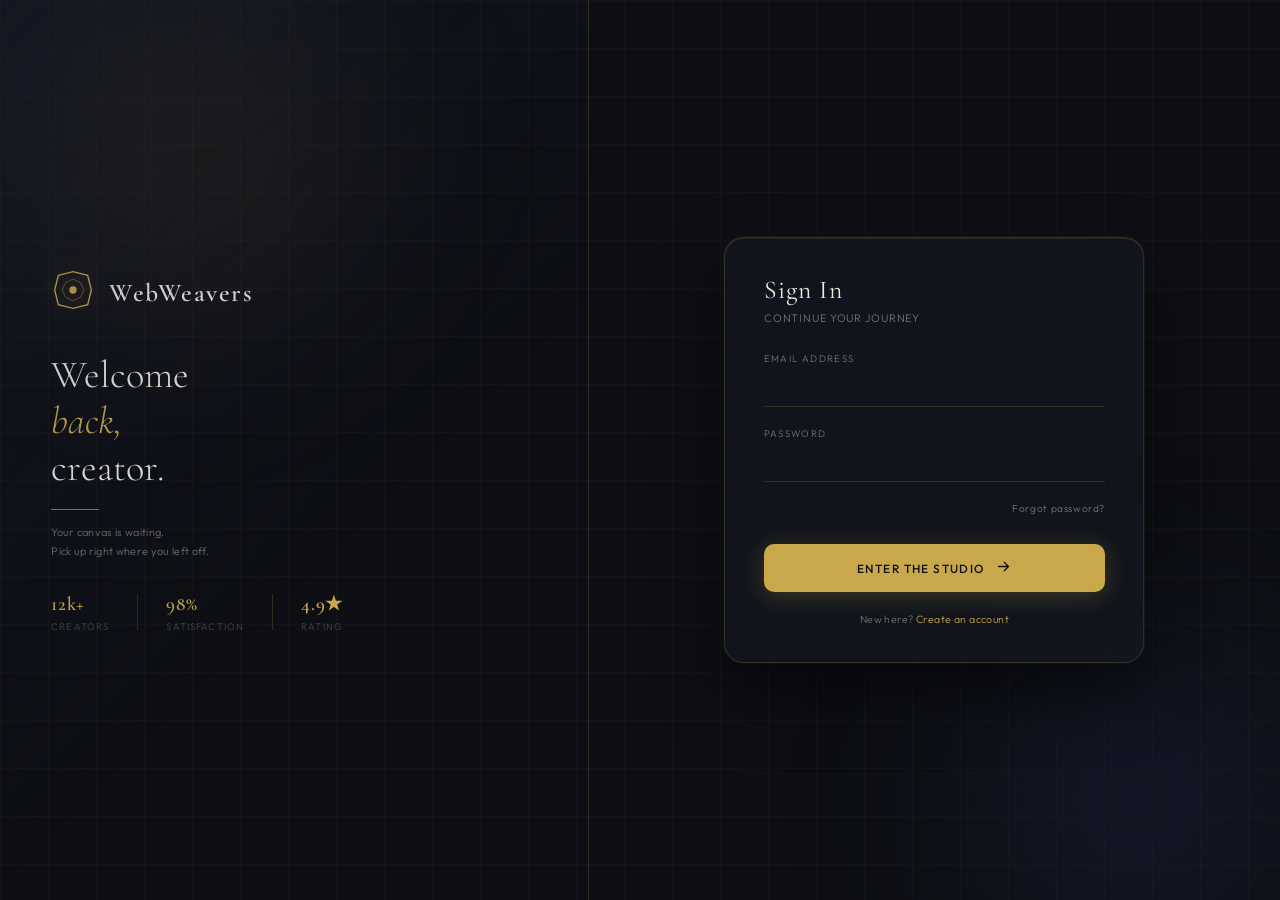
<file: Sign Up Login (Js)/login.html>
<!DOCTYPE html>
<html lang="en">
<head>
  <meta charset="UTF-8" />
  <meta name="viewport" content="width=device-width, initial-scale=1.0"/>
  <title>WebWeavers — Sign In</title>
  <link rel="stylesheet" href="style.css" />
  <link href="https://fonts.googleapis.com/css2?family=Cormorant+Garamond:wght@300;400;600&family=Outfit:wght@300;400;500&display=swap" rel="stylesheet"/>
  <script src="script.js" defer></script>
</head>
<body>

  <div class="bg-grid"></div>
  <div class="bg-orb orb-1"></div>
  <div class="bg-orb orb-2"></div>

  <div class="page-wrapper">

    <!-- Left Panel -->
    <aside class="left-panel">
      <div class="brand">
        <div class="logo-mark">
          <svg viewBox="0 0 48 48" fill="none" xmlns="http://www.w3.org/2000/svg">
            <path d="M8 8 L24 4 L40 8 L44 24 L40 40 L24 44 L8 40 L4 24 Z" stroke="var(--accent)" stroke-width="1.5" fill="none"/>
            <path d="M16 16 L24 12 L32 16 L36 24 L32 32 L24 36 L16 32 L12 24 Z" stroke="var(--accent)" stroke-width="1" fill="none" opacity="0.5"/>
            <circle cx="24" cy="24" r="4" fill="var(--accent)"/>
          </svg>
        </div>
        <h1 class="brand-name">WebWeavers</h1>
      </div>

      <div class="tagline-block">
        <p class="tagline">Welcome<br/><em>back,</em><br/>creator.</p>
        <div class="divider-line"></div>
        <p class="sub-tagline">Your canvas is waiting.<br/>Pick up right where you left off.</p>
      </div>

      <div class="stat-row">
        <div class="stat">
          <span class="stat-num">12k+</span>
          <span class="stat-label">Creators</span>
        </div>
        <div class="stat-sep"></div>
        <div class="stat">
          <span class="stat-num">98%</span>
          <span class="stat-label">Satisfaction</span>
        </div>
        <div class="stat-sep"></div>
        <div class="stat">
          <span class="stat-num">4.9★</span>
          <span class="stat-label">Rating</span>
        </div>
      </div>
    </aside>

    <!-- Right Panel -->
    <main class="right-panel">
      <div class="form-card">

        <div class="form-header">
          <h2>Sign In</h2>
          <p>Continue your journey</p>
        </div>

        <div class="form-body">

          <div class="field-group">
            <label for="login-email">Email Address</label>
            <div class="input-wrap">
              <input type="email" id="login-email" name="email" autocomplete="off"/>
              <span class="field-line"></span>
            </div>
          </div>

          <div class="field-group">
            <label for="login-password">Password</label>
            <div class="input-wrap">
              <input type="password" id="login-password" name="password" autocomplete="off"/>
              <span class="field-line"></span>
            </div>
          </div>

          <div class="forgot-row">
            <a href="#" class="forgot-link">Forgot password?</a>
          </div>

          <button class="cta-btn" type="button" onclick="login()">
            <span class="btn-text">Enter the Studio</span>
            <span class="btn-icon">
              <svg viewBox="0 0 24 24" fill="none" xmlns="http://www.w3.org/2000/svg">
                <path d="M5 12H19M13 6L19 12L13 18" stroke="currentColor" stroke-width="1.8" stroke-linecap="round" stroke-linejoin="round"/>
              </svg>
            </span>
            <span class="btn-shimmer"></span>
          </button>

          <p class="bottom-link">New here? <a href="index.html">Create an account</a></p>
        </div>

      </div>
    </main>

  </div>

</body>
</html>
</file>
<file: apple website/style.css>
/* ── Custom Properties ── */
:root {
  --font-apple: -apple-system, "SF Pro Display", "SF Pro Text",
    "Helvetica Neue", Helvetica, Arial, sans-serif;
  --nav-h: 44px;
  --nav-bg: rgba(250, 250, 252, .8);

  --gap: 12px;
  --radius: 18px;

  /* Core palette */
  --c-bg: #f5f5f7;
  --c-white: #ffffff;
  --c-black: #000000;
  --c-text: #1d1d1f;
  --c-muted: #6e6e73;
  --c-light: #f5f5f7;
  --c-blue: #0071e3;
  --c-blue-h: #0077ed;
  --c-blue-lt: #2997ff;
  --c-blue-lt-h: #69b9ff;
  --c-link: #06c;
  --c-link-h: #004f9f;
  --c-border: #d2d2d7;
  --c-gray-mid: #adadb0;
}

/* ── Reset ── */
*,
*::before,
*::after {
  box-sizing: border-box;
  margin: 0;
  padding: 0;
}

html {
  scroll-behavior: smooth;
  -webkit-text-size-adjust: 100%;
  font-size: 16px;
}

body {
  font-family: var(--font-apple);
  background: var(--c-bg);
  color: var(--c-text);
  -webkit-font-smoothing: antialiased;
  -moz-osx-font-smoothing: grayscale;
  overflow-x: hidden;
}

a {
  text-decoration: none;
  color: inherit;
}

ul,
ol {
  list-style: none;
}

img {
  display: block;
  max-width: 100%;
  height: auto;
}

button {
  font-family: inherit;
  cursor: pointer;
  border: none;
  background: none;
}

/* ============================================================
   NAVIGATION
   ============================================================ */

.nav {
  position: sticky;
  top: 0;
  z-index: 9999;
  height: var(--nav-h);
  background: var(--nav-bg);
  backdrop-filter: saturate(180%) blur(20px);
  -webkit-backdrop-filter: saturate(180%) blur(20px);
  display: flex;
  align-items: center;
  justify-content: center;
}

.nav-inner {
  width: 100%;
  max-width: 1020px;
  padding: 0 16px;
  display: flex;
  align-items: center;
  justify-content: space-between;
}

/* Desktop link list */
.nav-list {
  display: flex;
  align-items: center;
  justify-content: space-between;
  width: 100%;
  gap: 0;
}

.nav-item>a {
  display: flex;
  align-items: center;
  height: var(--nav-h);
  padding: 0 9px;
  font-size: 12px;
  letter-spacing: -.01em;
  color: rgba(0, 0, 0, 0.908);
  white-space: nowrap;
  transition: color .18s ease;
}

.nav-item>a:hover {
  color: rgba(0, 0, 0, 0.55);
}

/* Apple logo nav item */
.nav-logo a {
  display: flex;
  align-items: center;
  height: var(--nav-h);
  padding: 0 9px;
}

.nav-logo img {
  width: 15px;
  height: auto;
  /* filter: brightness(0) invert(1); */
  opacity: .85;
  transition: opacity .18s ease;
}

.nav-logo a:hover img {
  opacity: 1;
}

/* Icon items (search, bag) */
.nav-icon a {
  display: flex;
  align-items: center;
  height: var(--nav-h);
  padding: 0 9px;
}

.nav-icon svg {
  fill: rgba(0, 0, 0, 0.85);
  transition: fill .18s ease;
}

.nav-icon a:hover svg {
  fill: rgba(0, 0, 0, 0.55);
}

/* CSS-only mobile toggle */
.nav-check {
  display: none;
}

.nav-burger {
  display: none;
  flex-direction: column;
  gap: 5px;
  cursor: pointer;
  padding: 10px 9px;
  -webkit-tap-highlight-color: transparent;
}

.nav-burger span {
  display: block;
  width: 17px;
  height: 1.5px;
  background: rgba(0, 0, 0, 0.85);
  border-radius: 2px;
  transition: all .28s ease;
  transform-origin: center;
}

.nav-check:checked~.nav .nav-burger span:nth-child(1) {
  transform: rotate(45deg) translate(4.5px, 4.5px);
}

.nav-check:checked~.nav .nav-burger span:nth-child(2) {
  opacity: 0;
  transform: scaleX(0);
}

.nav-check:checked~.nav .nav-burger span:nth-child(3) {
  transform: rotate(-45deg) translate(4.5px, -4.5px);
}

/* Mobile drawer */
.nav-drawer {
  display: none;
  position: fixed;
  inset: var(--nav-h) 0 0 0;
  background: rgba(29, 29, 31, .97);
  backdrop-filter: blur(20px);
  -webkit-backdrop-filter: blur(20px);
  z-index: 9998;
  overflow-y: auto;
  -webkit-overflow-scrolling: touch;
  opacity: 0;
  pointer-events: none;
  transition: opacity .22s ease;
}

.nav-check:checked~.nav-drawer {
  opacity: 1;
  pointer-events: auto;
}

.nav-drawer-list {
  padding: 8px 0 32px;
}

.nav-drawer-list li a {
  display: block;
  padding: 16px 24px;
  font-size: 17px;
  color: rgba(245, 245, 247, .9);
  border-bottom: 1px solid rgba(255, 255, 255, .08);
  transition: color .15s;
}

.nav-drawer-list li a:hover {
  color: #fff;
}

/* ============================================================
   PAGE LAYOUT WRAPPER
   ============================================================ */

.page {
  display: flex;
  flex-direction: column;
  gap: var(--gap);
}


.hero-md {
  background: #f5f5f7;
  text-align: center;
  position: relative;
  overflow: hidden;
  min-height: 580px;
  display: flex;
  flex-direction: column;
  align-items: center;
}

.hero-md-text {
  position: relative;
  z-index: 3;
  padding: 52px 24px 0;
  animation: fadeDown .65s ease both;
}

.hero-md-eyebrow {
  font-size: clamp(21px, 2.5vw, 24px);
  font-weight: 600;
  letter-spacing: -.022em;
  color: var(--c-text);
  margin-bottom: 2px;
}

.hero-md-title {
  font-size: clamp(48px, 7.5vw, 80px);
  font-weight: 700;
  letter-spacing: -.044em;
  line-height: 1.04;
  color: var(--c-text);
  margin-bottom: 14px;
}

.hero-md-sub {
  font-size: clamp(19px, 2vw, 21px);
  font-weight: 400;
  letter-spacing: -.012em;
  color: var(--c-text);
  margin-bottom: 24px;
}

/* "Shop" pill button — matches apple.com exactly */
.btn-shop {
  display: inline-block;
  background: var(--c-blue);
  color: #fff;
  font-size: 19px;
  font-weight: 400;
  letter-spacing: -.022em;
  border-radius: 980px;
  padding: 12px 26px;
  transition: background .22s ease, transform .12s ease;
}

.btn-shop:hover {
  background: var(--c-blue-h);
}

.btn-shop:active {
  transform: scale(.97);
}

/* Illustration canvas — fills below text */
.hero-md-canvas {
  position: relative;
  z-index: 2;
  width: 100%;
  flex: 1;
  display: flex;
  align-items: flex-end;
  justify-content: center;
  min-height: 340px;
  margin-top: 24px;
}

.hero-md-canvas svg {
  width: 100%;
  max-width: 1440px;
  height: 100%;
  min-height: 340px;
}

/* ============================================================
   HERO — iPHONE
   ============================================================ */

.hero-iphone {
  background: rgb(255, 255, 255);
  text-align: center;
  padding: 56px 24px 0;
  overflow: hidden;
  position: relative;
}

.hero-iphone-text {
  animation: fadeDown .6s ease both;
}

.hero-iphone-eyebrow {
  font-size: 21px;
  font-weight: 600;
  letter-spacing: -.022em;
  color: #000;
  margin-bottom: 4px;
}

.hero-iphone-title {
  font-size: clamp(52px, 8.5vw, 96px);
  font-weight: 700;
  letter-spacing: -.046em;
  line-height: 1.02;
  color: #000;
  margin-bottom: 10px;
}

.hero-iphone-sub {
  font-size: 19px;
  color: #000000;
  margin-bottom: 22px;
}

.hero-iphone-cta {
  display: inline-flex;
  gap: 18px;
  flex-wrap: wrap;
  justify-content: center;
  margin-bottom: 0;
}

/* Ghost button on dark */
.btn-outline-dark {
  display: inline-block;
  font-size: 17px;
  color: #000;
  border: 1.5px solid rgba(0, 0, 0, .4);
  border-radius: 980px;
  padding: 10px 22px;
  transition: background .22s, border-color .22s, transform .12s;
}

.btn-outline-dark:hover {
  background: rgba(255, 255, 255, .1);
  border-color: rgba(255, 255, 255, .6);
}

.btn-outline-dark:active {
  transform: scale(.97);
}

/* Filled blue on dark bg */
.btn-filled-blue {
  display: inline-block;
  font-size: 17px;
  color: #fff;
  background: var(--c-blue);
  border-radius: 980px;
  padding: 10px 22px;
  transition: background .22s, transform .12s;
}

.btn-filled-blue:hover {
  background: var(--c-blue-h);
}

.btn-filled-blue:active {
  transform: scale(.97);
}

/* iPhone family device strip */
.iphone-devices {
  display: flex;
  align-items: flex-end;
  justify-content: center;
  gap: clamp(8px, 1.6vw, 22px);
  height: clamp(220px, 38vw, 520px);
  overflow: hidden;

  margin-top: 36px;
  animation: fadeUp .9s .25s ease both;
}

/* Shared phone shell */
.iph {
  position: relative;
  border-radius: clamp(14px, 2.2vw, 26px);
  overflow: hidden;
  flex-shrink: 0;
  box-shadow: 0 28px 72px rgba(0, 0, 0, .7);
}

/* Notch pill */
.iph::before {
  content: '';
  position: absolute;
  top: 7px;
  left: 50%;
  transform: translateX(-50%);
  width: 26%;
  height: 4px;
  background: rgb(255, 255, 255);
  border-radius: 3px;
  z-index: 4;
}

.iph-screen {
  position: absolute;
  inset: 5px;
  border-radius: calc(clamp(14px, 2.2vw, 26px) - 3px);
  background: rgb(255, 255, 255);
  overflow: hidden;
  display: flex;
  align-items: center;
  justify-content: center;
}

/* Specific sizes */
.iph-pro-max {
  width: clamp(78px, 11vw, 152px);
  height: clamp(162px, 23vw, 310px);
  background: linear-gradient(155deg, #2c61a8 0%, #1b3c70 100%);
  border: 2px solid rgba(255, 255, 255, .14);
}

.iph-pro-max .iph-cam {
  position: absolute;
  top: 14px;
  left: 10px;
  z-index: 3;
  display: flex;
  gap: 3px;
}

.iph-pro-max .iph-cam span {
  display: block;
  width: clamp(10px, 1.5vw, 18px);
  height: clamp(10px, 1.5vw, 18px);
  border-radius: 50%;
  background: rgba(0, 0, 0, .55);
  border: 1.5px solid rgba(255, 255, 255, .16);
}

.iph-pro {
  width: clamp(70px, 10vw, 138px);
  height: clamp(146px, 21vw, 286px);
  background: linear-gradient(155deg, #d4b896 0%, #b89070 100%);
  border: 2px solid rgba(255, 255, 255, .18);
}

.iph-pro .iph-cam {
  position: absolute;
  top: 12px;
  left: 9px;
  z-index: 3;
  width: clamp(20px, 3vw, 36px);
  height: clamp(20px, 3vw, 36px);
  border-radius: 50%;
  background: rgba(0, 0, 0, .5);
  border: 1.5px solid rgba(255, 255, 255, .14);
}

.iph-std {
  width: clamp(72px, 10.5vw, 144px);
  height: clamp(150px, 21.5vw, 294px);
  background: linear-gradient(155deg, #e8e8ec 0%, #d0d0d6 100%);
  border: 2px solid rgba(200, 200, 208, .7);
}

.iph-std .iph-cam {
  position: absolute;
  top: 12px;
  left: 9px;
  z-index: 3;
  display: flex;
  flex-direction: column;
  gap: 3px;
}

.iph-std .iph-cam span {
  display: block;
  width: clamp(10px, 1.4vw, 17px);
  height: clamp(10px, 1.4vw, 17px);
  border-radius: 50%;
  background: rgba(0, 0, 0, .06);
  border: 1px solid rgba(0, 0, 0, .11);
}

.iph-air {
  width: clamp(58px, 8vw, 118px);
  height: clamp(148px, 21vw, 292px);
  background: linear-gradient(155deg, #c8c8ce 0%, #a8a8b0 100%);
  border: 1.5px solid rgba(255, 255, 255, .26);
}

.iph-e {
  width: clamp(64px, 9vw, 128px);
  height: clamp(138px, 19.5vw, 272px);
  background: linear-gradient(155deg, #f2c2ca 0%, #daa0ac 100%);
  border: 2px solid rgba(255, 255, 255, .3);
}

.iph-e .iph-cam {
  position: absolute;
  top: 10px;
  left: 8px;
  z-index: 3;
  width: clamp(14px, 2vw, 24px);
  height: clamp(14px, 2vw, 24px);
  border-radius: 50%;
  background: rgba(255, 255, 255, .12);
  border: 1px solid rgba(255, 255, 255, .22);
}

/* Crown + side button */
.iph-crown {
  position: absolute;
  right: -4px;
  top: 27%;
  width: 4px;
  height: clamp(20px, 3vw, 38px);
  border-radius: 3px;
  z-index: 5;
}

/* ============================================================
   PRODUCT TILE GRID
   ============================================================ */

.grid {
  display: grid;
  grid-template-columns: 1fr 1fr;
  gap: var(--gap);
}

/* Base tile */
.tile {
  background: var(--c-white);
  border-radius: var(--radius);
  overflow: hidden;
  display: flex;
  flex-direction: column;
  align-items: center;
  text-align: center;
  position: relative;
  min-height: 500px;
  transition: transform .3s cubic-bezier(.25, .46, .45, .94);
}

.tile-full {
  grid-column: 1 / -1;
}

/* Color variants */
.tile-dark {
  background: #1d1d1f;
  color: #f5f5f7;
}

.tile-black {
  background: #000;
  color: #f5f5f7;
}

.tile-gray {
  background: #f5f5f7;
}

.tile-warm {
  background: #fafafa;
}

.tile-blue-tint {
  background: #e8f0fe;
}

.tile-watch-bg {
  background: linear-gradient(180deg, #192b38 0%, #0c1c25 100%);
  color: #f5f5f7;
}

/* Tile inner text block */
.tile-text {
  padding: 52px 36px 0;
  position: relative;
  z-index: 2;
  width: 100%;
}

.tile-eyebrow {
  font-size: 17px;
  font-weight: 600;
  letter-spacing: -.022em;
  margin-bottom: 5px;
}

.tile-eyebrow-muted {
  color: #a1a1a6;
}

.tile-title {
  font-size: clamp(26px, 3.5vw, 48px);
  font-weight: 700;
  letter-spacing: -.034em;
  line-height: 1.07;
  margin-bottom: 10px;
}

.tile-title-sm {
  font-size: clamp(22px, 2.8vw, 36px);
}

.tile-sub {
  font-size: clamp(14px, 1.5vw, 17px);
  font-weight: 400;
  line-height: 1.5;
  color: var(--c-muted);
  max-width: 480px;
  margin: 0 auto 0;
}

.tile-sub-light {
  color: #a1a1a6;
}

.tile-cta {
  display: inline-flex;
  gap: 14px;
  flex-wrap: wrap;
  justify-content: center;
  margin-top: 14px;
  margin-bottom: 28px;
}

.tile-visual {
  flex: 1;
  display: flex;
  align-items: flex-end;
  justify-content: center;
  width: 100%;
  overflow: hidden;
}

.tile-visual-center {
  align-items: center;
}

.tile-visual-padded {
  padding: 24px 20px 0;
}

/* ── CTA links inside tiles ── */
.link-blue {
  display: inline-flex;
  align-items: center;
  font-size: 17px;
  color: var(--c-link);
  transition: color .18s;
  gap: 2px;
}

.link-blue::after {
  content: ' ›';
  font-size: 20px;
}

.link-blue:hover {
  color: var(--c-link-h);
}

.link-blue-lt {
  display: inline-flex;
  align-items: center;
  font-size: 17px;
  color: var(--c-blue-lt);
  transition: color .18s;
  gap: 2px;
}

.link-blue-lt::after {
  content: ' ›';
  font-size: 20px;
}

.link-blue-lt:hover {
  color: var(--c-blue-lt-h);
}

.link-white {
  display: inline-flex;
  align-items: center;
  font-size: 17px;
  color: #fff;
  transition: color .18s;
  gap: 2px;
}

.link-white::after {
  content: ' ›';
  font-size: 20px;
}

.link-white:hover {
  color: rgba(255, 255, 255, .75);
}

/* Small rounded button */
.btn-round {
  display: inline-flex;
  align-items: center;
  justify-content: center;
  font-size: 15px;
  font-weight: 400;
  border-radius: 980px;
  padding: 8px 19px;
  transition: background .22s, transform .12s;
}

.btn-round:active {
  transform: scale(.97);
}

.btn-round-blue {
  background: var(--c-blue);
  color: #fff;
}

.btn-round-blue:hover {
  background: var(--c-blue-h);
}

.btn-round-blue-lt {
  background: var(--c-blue-lt);
  color: #fff;
}

.btn-round-blue-lt:hover {
  background: var(--c-blue-lt-h);
}

/* ============================================================
   WATCH TILE — Series 11
   ============================================================ */

.watch-wrap {
  position: relative;
  width: clamp(180px, 28vw, 460px);
  height: clamp(210px, 33vw, 520px);
  display: flex;
  align-items: flex-end;
  justify-content: center;
  margin: 28px auto 0;
}

.watch-case {
  width: clamp(100px, 15.5vw, 220px);
  height: clamp(126px, 19.5vw, 272px);
  background: linear-gradient(155deg, #c89080 0%, #b07060 100%);
  border-radius: clamp(24px, 4vw, 52px);
  position: relative;
  box-shadow: 0 22px 60px rgba(0, 0, 0, .55);
  border: 2.5px solid rgba(255, 255, 255, .12);
}

.watch-screen {
  position: absolute;
  inset: 8px;
  border-radius: calc(clamp(24px, 4vw, 52px) - 5px);
  background: #000;
  display: flex;
  flex-direction: column;
  align-items: center;
  justify-content: center;
  gap: 2px;
  overflow: hidden;
}

.watch-screen-lbl {
  font-size: clamp(6px, 1vw, 11px);
  color: #a1a1a6;
  letter-spacing: .06em;
  text-transform: uppercase;
  font-weight: 600;
}

.watch-screen-val {
  font-size: clamp(28px, 5vw, 58px);
  font-weight: 700;
  color: #fff;
  line-height: 1;
  letter-spacing: -.04em;
}

.watch-screen-status {
  font-size: clamp(7px, 1vw, 11px);
  color: #34c759;
  font-weight: 500;
}

.watch-crown {
  position: absolute;
  right: -6px;
  top: 27%;
  width: 5px;
  height: clamp(28px, 4vw, 48px);
  background: #c89080;
  border-radius: 3px;
}

.watch-btn {
  position: absolute;
  right: -6px;
  top: 52%;
  width: 5px;
  height: clamp(18px, 2.5vw, 28px);
  background: #c89080;
  border-radius: 3px;
}

.watch-strap {
  position: absolute;
  bottom: -38px;
  left: 50%;
  transform: translateX(-50%);
  width: clamp(74px, 11.5vw, 160px);
  height: clamp(60px, 9vw, 120px);
  background: #e4e4e6;
  border-radius: 0 0 clamp(14px, 2.2vw, 26px) clamp(14px, 2.2vw, 26px);
}

/* ============================================================
   PRIDE WATCH TILE
   ============================================================ */

.pride-wrap {
  width: clamp(150px, 22vw, 290px);
  height: clamp(190px, 30vw, 390px);
  position: relative;
  margin: 24px auto 0;
}

.pride-body {
  width: clamp(86px, 13vw, 172px);
  height: clamp(106px, 16vw, 212px);
  background: #1c1c1e;
  border-radius: clamp(18px, 3vw, 40px);
  border: 2px solid rgba(255, 255, 255, .14);
  position: absolute;
  top: 0;
  left: 50%;
  transform: translateX(-50%);
  overflow: hidden;
  display: flex;
  align-items: center;
  justify-content: center;
}

.pride-face {
  width: 78%;
  aspect-ratio: 1;
  border-radius: 50%;
  background: #111;
  position: relative;
  overflow: hidden;
}

.pride-conic {
  position: absolute;
  inset: 0;
  border-radius: 50%;
  background: conic-gradient(#ff6b6b 0deg 51deg,
      #ff9f1c 51deg 102deg,
      #ffee58 102deg 153deg,
      #57cc99 153deg 204deg,
      #339af0 204deg 255deg,
      #cc5de8 255deg 306deg,
      #ff6b6b 306deg 360deg);
  opacity: .75;
}

.pride-center {
  position: absolute;
  inset: 22%;
  border-radius: 50%;
  background: #111;
}

.pride-band {
  position: absolute;
  bottom: 0;
  left: 50%;
  transform: translateX(-50%);
  width: clamp(64px, 10vw, 128px);
  height: clamp(96px, 15vw, 200px);
  background: linear-gradient(180deg,
      #ff6b6b 0%, #ff9f1c 14%, #ffee58 28%,
      #57cc99 42%, #339af0 57%, #cc5de8 71%,
      #ff6b6b 85%, #ff9f1c 100%);
  border-radius: 0 0 clamp(10px, 1.8vw, 22px) clamp(10px, 1.8vw, 22px);
}

/* ============================================================
   MACBOOK NEO TILE
   ============================================================ */

.mac-wrap {
  width: clamp(200px, 38vw, 520px);
  margin: 26px auto 0;
}

.mac-lid {
  width: 100%;
  aspect-ratio: 16 / 10.4;
  border-radius: 9px 9px 0 0;
  border: 3px solid #d0d0d5;
  border-bottom: none;
  position: relative;
  overflow: hidden;
  background: linear-gradient(140deg, #f8b84a 0%, #e85a30 48%, #214ea8 100%);
}

.mac-lid-notch {
  position: absolute;
  top: 4px;
  left: 50%;
  transform: translateX(-50%);
  width: 8px;
  height: 4px;
  background: rgba(0, 0, 0, .22);
  border-radius: 2px;
}

.mac-lid-inner {
  position: absolute;
  inset: 0;
  overflow: hidden;
}

.mac-lid-blob {
  position: absolute;
  border-radius: 50%;
  background: rgba(255, 255, 255, .12);
}

.mac-lid-blob-1 {
  width: 55%;
  aspect-ratio: 1;
  top: 12%;
  left: 24%;
}

.mac-lid-blob-2 {
  width: 28%;
  aspect-ratio: 1;
  top: 3%;
  left: 4%;
}

.mac-lid-blob-3 {
  width: 33%;
  aspect-ratio: 1;
  bottom: 3%;
  right: 6%;
}

.mac-base {
  width: 106%;
  margin-left: -3%;
  height: clamp(9px, 1.6vw, 18px);
  background: linear-gradient(180deg, #ccccd2 0%, #b8b8be 100%);
  border-radius: 0 0 8px 8px;
}

.mac-base-ridge {
  width: 38%;
  height: 3px;
  background: rgba(0, 0, 0, .09);
  margin: 0 auto;
  border-radius: 0 0 4px 4px;
}

/* ============================================================
   IPAD AIR TILE
   ============================================================ */

.ipad-wrap {
  display: flex;
  align-items: flex-end;
  justify-content: center;
  gap: clamp(8px, 1.4vw, 18px);
  flex: 1;
  padding: 14px 12px 0;
}

.ipad-unit {
  border-radius: 10px;
  border: 3px solid #3a3a3c;
  background: #1a1a1a;
  display: flex;
  align-items: center;
  justify-content: center;
  overflow: hidden;
}

.ipad-unit-sm {
  width: clamp(70px, 11vw, 146px);
  height: clamp(100px, 16vw, 206px);
}

.ipad-unit-lg {
  width: clamp(90px, 14vw, 184px);
  height: clamp(128px, 20vw, 260px);
}

.ipad-screen {
  width: 90%;
  height: 90%;
  border-radius: 6px;
  background: linear-gradient(135deg, #0071e3 0%, #30b0dc 100%);
  display: flex;
  align-items: center;
  justify-content: center;
}

.ipad-screen svg {
  width: 38%;
  fill: rgba(255, 255, 255, .45);
}

/* ============================================================
   TRADE-IN TILE
   ============================================================ */

.tradein-wrap {
  display: flex;
  align-items: flex-end;
  justify-content: center;
  gap: clamp(14px, 2.2vw, 32px);
  flex: 1;
  padding: 20px 20px 0;
}

.tradein-col {
  text-align: center;
}

.tradein-phone {
  border-radius: 13px;
  box-shadow: 0 12px 32px rgba(0, 0, 0, .14);
  overflow: hidden;
  position: relative;
  display: flex;
  align-items: center;
  justify-content: center;
}

.tradein-old {
  width: clamp(56px, 8.5vw, 108px);
  height: clamp(112px, 17.5vw, 220px);
  background: linear-gradient(155deg, #c2c2c8 0%, #9a9aa0 100%);
  border: 2px solid rgba(255, 255, 255, .34);
}

.tradein-new {
  width: clamp(56px, 8.5vw, 108px);
  height: clamp(116px, 18vw, 228px);
  background: #1d1d1f;
  border: 2px solid #3c3c3e;
}

.tradein-sticker {
  position: absolute;
  border-radius: 4px;
}

.tradein-sticker-a {
  width: 17px;
  height: 17px;
  background: #f7c06a;
  bottom: 22px;
  right: 7px;
  transform: rotate(12deg);
}

.tradein-sticker-b {
  width: 13px;
  height: 13px;
  background: #e8623a;
  border-radius: 50%;
  bottom: 38px;
  right: 8px;
}

.tradein-logo {
  fill: rgba(255, 255, 255, .65);
  width: 32%;
}

.tradein-arrow {
  font-size: clamp(18px, 2.8vw, 30px);
  color: var(--c-text);
  padding-bottom: clamp(18px, 4vw, 52px);
  opacity: .35;
  font-weight: 200;
}

.tradein-lbl {
  margin-top: 6px;
  font-size: 11px;
  color: var(--c-muted);
}

/* ============================================================
   APPLE CARD TILE
   ============================================================ */

.card-visual {
  padding: 24px 20px 44px;
  display: flex;
  align-items: center;
  justify-content: center;
  flex: 1;
}

.apple-card {
  width: clamp(220px, 44vw, 520px);
  aspect-ratio: 85.6 / 54;
  background: linear-gradient(138deg, #e2e2e6 0%, #f6f6f8 44%, #c2c2ca 100%);
  border-radius: clamp(12px, 2vw, 24px);
  position: relative;
  box-shadow: 0 22px 56px rgba(255, 255, 255, .07);
  display: flex;
  align-items: flex-end;
  padding: clamp(12px, 2.2vw, 26px);
  overflow: hidden;
}

.apple-card-sheen {
  position: absolute;
  inset: 0;
  background: linear-gradient(138deg,
      rgba(255, 255, 255, .54) 0%,
      rgba(255, 255, 255, 0) 52%,
      rgba(255, 255, 255, .18) 100%);
  pointer-events: none;
}

.apple-card-logo {
  position: absolute;
  top: clamp(10px, 2.2vw, 22px);
  left: clamp(14px, 2.4vw, 26px);
}

.apple-card-logo img {
  width: clamp(18px, 3vw, 34px);
  filter: brightness(0);
  opacity: .55;
}

.apple-card-chip {
  position: absolute;
  top: 50%;
  right: clamp(14px, 2.6vw, 30px);
  transform: translateY(-50%);
  width: clamp(28px, 5.2vw, 56px);
  aspect-ratio: 54 / 38;
  background: linear-gradient(138deg, #e8c870 0%, #c8a848 100%);
  border-radius: 5px;
  border: 1px solid rgba(255, 255, 255, .44);
  box-shadow: inset 0 1px 2px rgba(255, 255, 255, .4);
}

.apple-card-name {
  font-size: clamp(9px, 1.5vw, 15px);
  font-weight: 500;
  color: rgba(0, 0, 0, .6);
  letter-spacing: .04em;
}

/* ============================================================
   APPLE BUSINESS TILE
   ============================================================ */

.biz-icons {
  display: flex;
  flex-wrap: wrap;
  gap: clamp(10px, 1.8vw, 22px);
  justify-content: center;
  align-items: center;
  padding: 28px 36px 40px;
  max-width: 620px;
  margin: 0 auto;
}

.biz-icon {
  width: clamp(54px, 7.8vw, 90px);
  height: clamp(54px, 7.8vw, 90px);
  border-radius: 22%;
  display: flex;
  align-items: center;
  justify-content: center;
  font-size: clamp(22px, 3.6vw, 40px);
  box-shadow: 0 4px 16px rgba(0, 0, 0, .1);
  transition: transform .24s ease;
}

.biz-icon:hover {
  transform: scale(1.07);
}

.biz-icloud {
  background: linear-gradient(145deg, #4fc3f7, #0288d1);
}

.biz-cal {
  background: linear-gradient(145deg, #ff8a65, #e64a19);
}

.biz-maps {
  background: linear-gradient(145deg, #aed581, #689f38);
}

.biz-work {
  background: linear-gradient(145deg, #ce93d8, #7b1fa2);
}

.biz-mail {
  background: linear-gradient(145deg, #80deea, #00838f);
}

.biz-shield {
  background: linear-gradient(145deg, #f48fb1, #c2185b);
}

.biz-appstore {
  background: linear-gradient(145deg, #64b5f6, #1565c0);
}

/* ============================================================
   ENTERTAINMENT
   ============================================================ */

.entertainment {
  background: #000;
  border-radius: var(--radius);
  overflow: hidden;
}

.ent-header {
  padding: 54px 50px 28px;
}

.ent-title {
  font-size: clamp(32px, 5vw, 56px);
  font-weight: 700;
  letter-spacing: -.033em;
  color: #f5f5f7;
}

.ent-scroll {
  display: flex;
  overflow-x: auto;
  gap: 12px;
  padding: 0 50px 46px;
  scrollbar-width: none;
  -ms-overflow-style: none;
  scroll-snap-type: x mandatory;
  -webkit-overflow-scrolling: touch;
}

.ent-scroll::-webkit-scrollbar {
  display: none;
}

.ent-card {
  flex: 0 0 258px;
  background: #1d1d1f;
  border-radius: 14px;
  overflow: hidden;
  scroll-snap-align: start;
  transition: transform .24s ease;
  display: block;
  text-decoration: none;
}

.ent-card:hover {
  transform: scale(1.025);
}

.ent-thumb {
  width: 100%;
  height: 156px;
  display: flex;
  align-items: center;
  justify-content: center;
  font-size: 46px;
  position: relative;
}

.ent-thumb::after {
  content: '';
  position: absolute;
  inset: 0;
  background: linear-gradient(180deg, transparent 55%, rgba(0, 0, 0, .45) 100%);
}

.ent-body {
  padding: 14px 15px 18px;
}

.ent-tag {
  font-size: 11px;
  text-transform: uppercase;
  letter-spacing: .055em;
  color: #a1a1a6;
  font-weight: 600;
  margin-bottom: 4px;
}

.ent-name {
  font-size: 14px;
  font-weight: 600;
  letter-spacing: -.01em;
  line-height: 1.34;
  color: #f5f5f7;
}

/* thumb colors */
.ent-thumb-mlb {
  background: linear-gradient(145deg, #1a3a5c, #2260a0);
}

.ent-thumb-comedy {
  background: linear-gradient(145deg, #5a2a12, #c0561a);
}

.ent-thumb-f1 {
  background: linear-gradient(145deg, #1c1c1c, #cc0000);
}

.ent-thumb-mystery {
  background: linear-gradient(145deg, #1a1a38, #681aaa);
}

.ent-thumb-mls {
  background: linear-gradient(145deg, #0a3c0a, #1a8a1a);
}

.ent-thumb-drama {
  background: linear-gradient(145deg, #3a1a1a, #8a1a3a);
}

.ent-thumb-thriller {
  background: linear-gradient(145deg, #1a1a28, #28285c);
}

.ent-thumb-ted {
  background: linear-gradient(145deg, #1a3a1a, #3a8a1a);
}

.ent-thumb-adventure {
  background: linear-gradient(145deg, #3a2a1a, #8a581a);
}

/* ============================================================
   SERVICES TRIO
   ============================================================ */

.services {
  display: grid;
  grid-template-columns: 1fr 1fr 1fr;
  gap: var(--gap);
}

.svc-tile {
  border-radius: var(--radius);
  text-align: center;
  padding: 42px 24px 38px;
  display: flex;
  flex-direction: column;
  align-items: center;
  gap: 12px;
  min-height: 260px;
  transition: transform .24s ease;
}

.svc-tile:hover {
  transform: translateY(-2px);
}

.svc-fitness {
  background: linear-gradient(155deg, #1c1c1e, #2c1a2e);
}

.svc-music {
  background: linear-gradient(155deg, #1c0a0a, #3a0a18);
}

.svc-arcade {
  background: linear-gradient(155deg, #0a0a1c, #1a0a3c);
}

.svc-icon {
  font-size: 48px;
}

.svc-name {
  font-size: clamp(18px, 2.2vw, 26px);
  font-weight: 700;
  letter-spacing: -.022em;
  color: #fff;
}

.svc-sub {
  font-size: clamp(13px, 1.4vw, 15px);
  color: #a1a1a6;
  line-height: 1.45;
  max-width: 200px;
}

.svc-link {
  font-size: 15px;
  color: var(--c-blue-lt);
  display: inline-flex;
  align-items: center;
  gap: 2px;
  transition: color .18s;
}

.svc-link::after {
  content: ' ›';
  font-size: 18px;
}

.svc-link:hover {
  color: var(--c-blue-lt-h);
}

/* ============================================================
   PROMO STRIP
   ============================================================ */

.promo-strip {
  background: var(--c-white);
  border-radius: var(--radius);
  display: flex;
  align-items: center;
  justify-content: center;
  gap: 6px;
  padding: 14px 28px;
  font-size: 14px;
  color: var(--c-text);
  flex-wrap: wrap;
  text-align: center;
}

.promo-strip a {
  color: var(--c-link);
  transition: color .18s;
}

.promo-strip a:hover {
  color: var(--c-link-h);
  text-decoration: underline;
}

/* ============================================================
   FOOTER
   ============================================================ */

footer {
  background: var(--c-bg);
  border-top: 1px solid var(--c-border);
}

.footer-notes {
  max-width: 980px;
  margin: 0 auto;
  padding: 28px 22px 20px;
  font-size: 12px;
  color: var(--c-muted);
  line-height: 1.67;
  border-bottom: 1px solid var(--c-border);
}

.footer-notes p {
  margin-bottom: 10px;
}

.footer-notes a {
  color: var(--c-link);
}

.footer-notes a:hover {
  text-decoration: underline;
  color: var(--c-link-h);
}

.footer-cols {
  max-width: 980px;
  margin: 0 auto;
  padding: 20px 22px 26px;
  display: grid;
  grid-template-columns: repeat(5, 1fr);
  gap: 26px;
  border-bottom: 1px solid var(--c-border);
}

.footer-col-head {
  font-size: 12px;
  font-weight: 600;
  color: var(--c-text);
  margin-bottom: 12px;
  letter-spacing: -.01em;
}

.footer-col-head+.footer-col-head {
  margin-top: 22px;
}

.footer-col ul li {
  margin-bottom: 9px;
}

.footer-col ul li a {
  font-size: 12px;
  color: var(--c-muted);
  transition: color .18s;
}

.footer-col ul li a:hover {
  color: var(--c-text);
  text-decoration: underline;
}

.footer-bottom {
  max-width: 980px;
  margin: 0 auto;
  padding: 14px 22px 22px;
  display: flex;
  justify-content: space-between;
  flex-wrap: wrap;
  gap: 8px;
  align-items: flex-start;
}

.footer-copy {
  font-size: 12px;
  color: var(--c-muted);
}

.footer-policy {
  display: flex;
  flex-wrap: wrap;
  gap: 0;
}

.footer-policy a {
  font-size: 12px;
  color: var(--c-muted);
  padding: 0 10px;
  border-right: 1px solid var(--c-border);
  line-height: 1;
  transition: color .18s;
}

.footer-policy a:last-child {
  border-right: none;
}

.footer-policy a:hover {
  color: var(--c-text);
}

/* ============================================================
   ANIMATIONS
   ============================================================ */

@keyframes fadeDown {
  from {
    opacity: 0;
    transform: translateY(-16px);
  }

  to {
    opacity: 1;
    transform: translateY(0);
  }
}

@keyframes fadeUp {
  from {
    opacity: 0;
    transform: translateY(22px);
  }

  to {
    opacity: 1;
    transform: translateY(0);
  }
}

@keyframes fadeIn {
  from {
    opacity: 0;
  }

  to {
    opacity: 1;
  }
}

/* ============================================================
   RESPONSIVE — Tablet 834px
   ============================================================ */

@media (max-width: 900px) {
  .grid {
    grid-template-columns: 1fr;
  }

  .tile-full {
    grid-column: 1;
  }

  .footer-cols {
    grid-template-columns: repeat(3, 1fr);
  }

  .services {
    gap: 8px;
  }

  .ent-header {
    padding: 36px 24px 20px;
  }

  .ent-scroll {
    padding: 0 24px 34px;
  }
}

@media (max-width: 700px) {
  .services {
    grid-template-columns: 1fr;
    gap: 8px;
  }

  .footer-cols {
    grid-template-columns: repeat(2, 1fr);
  }

  .footer-policy {
    flex-direction: column;
    gap: 6px;
  }

  .footer-policy a {
    border-right: none;
    padding: 0;
  }
}

/* ============================================================
   RESPONSIVE — Mobile 640px
   ============================================================ */

@media (max-width: 640px) {
  :root {
    --radius: 14px;
  }

  /* Nav — switch to hamburger */
  .nav-list {
    display: none;
  }

  .nav-burger {
    display: flex;
  }

  .nav-drawer {
    display: block;
  }

  .nav-mobile-bar {
    display: flex !important;
  }

  .tile {
    min-height: 380px;
  }

  .tile-text {
    padding: 38px 22px 0;
  }

  .tile-cta {
    flex-direction: column;
    align-items: center;
    gap: 10px;
  }

  .hero-md-title {
    font-size: clamp(38px, 9.5vw, 54px);
  }

  .hero-iphone-title {
    font-size: clamp(42px, 11vw, 56px);
  }

  .iphone-devices {
    gap: 8px;
    height: clamp(190px, 50vw, 320px);
  }

  .ent-header {
    padding: 28px 18px 16px;
  }

  .ent-scroll {
    padding: 0 18px 28px;
    gap: 8px;
  }

  .ent-card {
    flex: 0 0 208px;
  }

  .ent-thumb {
    height: 128px;
    font-size: 38px;
  }

  .footer-cols {
    grid-template-columns: 1fr 1fr;
    gap: 18px;
  }

  .footer-bottom {
    flex-direction: column;
  }

  .watch-wrap {
    width: clamp(160px, 56vw, 320px);
  }

  .mac-wrap {
    width: clamp(180px, 74vw, 380px);
  }
}

@media (max-width: 390px) {
  .footer-cols {
    grid-template-columns: 1fr;
  }

  .ent-card {
    flex: 0 0 186px;
  }

  .iphone-devices {
    gap: 5px;
  }
}

/* ============================================================
   NAV — Mobile bar (hidden on desktop)
   ============================================================ */

.nav-mobile-bar {
  display: none;
  align-items: center;
  justify-content: space-between;
  width: 100%;
}

.nav-mobile-logo img {
  width: 15px;
  filter: brightness(0) invert(1);
  opacity: .85;
}

.nav-mobile-right {
  display: flex;
  align-items: center;
  gap: 4px;
}

/* Accessibility */
.sr-only {
  position: absolute;
  width: 1px;
  height: 1px;
  padding: 0;
  margin: -1px;
  overflow: hidden;
  clip: rect(0, 0, 0, 0);
  white-space: nowrap;
  border: 0;
}

:focus-visible {
  outline: 2px solid var(--c-blue);
  outline-offset: 3px;
  border-radius: 4px;
}

/* ============================================================
   IMAGE DISPLAY — per-tile fine-tuning
   ============================================================ */

/* iPhone hero — show phones from bottom up */
.iphone-devices img {
  width: 100%;
  height: 100%;
  object-fit: cover;
  object-position: bottom center;
}

/* Default tile image */
.tile-visual img {
  width: 100%;
  height: 100%;
  object-fit: cover;
  object-position: center;
}

/* Apple Watch Series 11 — full tile, light bg, contain the watch image */
.tile-full.tile-gray .tile-visual img {
  object-fit: contain;
  object-position: center bottom;
  padding: 0 24px;
}

/* Pride Watch — keep full watch + band visible */
.tile-black .tile-visual img {
  object-fit: contain;
  object-position: center bottom;
  padding: 0 16px;
}

/* MacBook Neo — contain so full laptop is visible */
.tile-visual-padded img {
  object-fit: contain;
  object-position: center bottom;
}

/* Apple Business — icon grid, light blue bg */
.tile-blue-tint .tile-visual img {
  object-fit: contain;
  object-position: center;
  padding: 0 20px 20px;
}

/* iPad Air — contain both devices */
.tile-gray .tile-visual img {
  object-fit: contain;
  object-position: center bottom;
  padding: 0 8px;
}

/* Apple Card — contain the card on warm bg */
.tile-warm .tile-visual img {
  object-fit: contain;
  object-position: center;
  padding: 20px 40px 40px;
  max-height: 340px;
}
</file>
<file: PRODUCT CARD/style.css>
body {
        font-family: Arial, sans-serif;
        background: #f4f6f9;
        display: flex;
        justify-content: center;
        align-items: center;
        height: 100vh;
    }
.card {
        width: 260px;
        border-radius: 12px;
        background: #fff;
        box-shadow: 0 8px 20px rgba(0,0,0,0.15);
        overflow: hidden;
        transition: 0.3s ease;
    }
.card img {
    margin: 10px;
        width: 100%;
        height: 180px;
        object-fit: cover;
    }
    .card-content {
        padding: 15px;
    }
    .title {
        font-size: 18px;
        margin: 5px 0;
    }

    .price {
        color: #333;
        font-weight: bold;
        margin: 10px 0;
    }
    .btn {
        display: block;
        text-align: center;
        padding: 10px;
        background: #e60023;
        color: white;
        text-decoration: none;
        border-radius: 8px;
        transition: 0.3s;
    }
</file>
<file: Sign Up Login (Js)/style.css>
/* ── CSS Variables ── */
:root {
  --primary:     #0d0f14;
  --primary-mid: #141720;
  --secondary:   #1c2340;
  --accent:      #c9a84c;
  --accent-soft: rgba(201,168,76,0.12);
  --accent-glow: rgba(201,168,76,0.35);

  --text-primary:  #edeae1;
  --text-muted:    rgba(237,234,225,0.45);
  --text-dim:      rgba(237,234,225,0.25);

  --border:        rgba(201,168,76,0.18);
  --border-focus:  rgba(201,168,76,0.7);

  --font-display: 'Cormorant Garamond', Georgia, serif;
  --font-body:    'Outfit', sans-serif;
}

/* ── Reset ── */
*, *::before, *::after { box-sizing: border-box; margin: 0; padding: 0; }

html {
  font-size: clamp(13px, 1.1vw, 16px);
}

html, body {
  height: 100%;
  background: var(--primary);
  color: var(--text-primary);
  font-family: var(--font-body);
  font-weight: 300;
  overflow: hidden;
}

/* ── Background Atmosphere ── */
.bg-grid {
  position: fixed;
  inset: 0;
  background-image:
    linear-gradient(rgba(201,168,76,0.04) 1px, transparent 1px),
    linear-gradient(90deg, rgba(201,168,76,0.04) 1px, transparent 1px);
  background-size: 48px 48px;
  pointer-events: none;
  z-index: 0;
}

.bg-orb {
  position: fixed;
  border-radius: 50%;
  filter: blur(90px);
  pointer-events: none;
  z-index: 0;
  animation: orbFloat 12s ease-in-out infinite;
}

.orb-1 {
  width: 520px;
  height: 520px;
  background: radial-gradient(circle, rgba(201,168,76,0.12) 0%, transparent 70%);
  top: -120px;
  left: -80px;
  animation-delay: 0s;
}

.orb-2 {
  width: 400px;
  height: 400px;
  background: radial-gradient(circle, rgba(28,35,64,0.8) 0%, transparent 70%);
  bottom: -100px;
  right: -60px;
  animation-delay: -6s;
}

@keyframes orbFloat {
  0%, 100% { transform: translate(0, 0) scale(1); }
  50%       { transform: translate(20px, 30px) scale(1.06); }
}

/* ── Page Layout ── */
.page-wrapper {
  position: relative;
  z-index: 1;
  display: flex;
  height: 100vh;
  width: 100vw;
}

/* ── Left Panel ── */
.left-panel {
  width: 46%;
  display: flex;
  flex-direction: column;
  justify-content: center;
  padding: 4vh 4vw;
  border-right: 1px solid var(--border);
  position: relative;
  animation: fadeSlideLeft 0.9s cubic-bezier(0.22,1,0.36,1) both;
}

.left-panel::after {
  content: '';
  position: absolute;
  inset: 0;
  background: linear-gradient(135deg, rgba(28,35,64,0.3) 0%, transparent 60%);
  pointer-events: none;
}

/* Brand */
.brand {
  display: flex;
  align-items: center;
  gap: 14px;
  margin-bottom: clamp(24px, 4vh, 52px);
}

.logo-mark svg {
  width: 44px;
  height: 44px;
  filter: drop-shadow(0 0 8px var(--accent-glow));
}

.brand-name {
  font-family: var(--font-display);
  font-size: clamp(1.4rem, 2vw, 2rem);
  font-weight: 600;
  letter-spacing: 0.06em;
  color: var(--text-primary);
}

/* Tagline */
.tagline-block {
  margin-bottom: clamp(20px, 3.5vh, 48px);
}

.tagline {
  font-family: var(--font-display);
  font-size: clamp(1.8rem, 3vw, 3.2rem);
  font-weight: 300;
  line-height: 1.2;
  color: var(--text-primary);
  margin-bottom: clamp(14px, 2vh, 24px);
}

.tagline em {
  font-style: italic;
  color: var(--accent);
}

.divider-line {
  width: 48px;
  height: 1px;
  background: var(--accent);
  margin-bottom: clamp(10px, 1.5vh, 18px);
  opacity: 0.7;
}

.sub-tagline {
  font-size: clamp(0.75rem, 0.85vw, 0.88rem);
  color: var(--text-muted);
  line-height: 1.7;
  letter-spacing: 0.03em;
}

/* Stats */
.stat-row {
  display: flex;
  align-items: center;
  gap: 28px;
}

.stat {
  display: flex;
  flex-direction: column;
  gap: 4px;
}

.stat-num {
  font-family: var(--font-display);
  font-size: clamp(1.1rem, 1.5vw, 1.6rem);
  font-weight: 600;
  color: var(--accent);
  letter-spacing: 0.04em;
}

.stat-label {
  font-size: 0.68rem;
  color: var(--text-dim);
  letter-spacing: 0.12em;
  text-transform: uppercase;
}

.stat-sep {
  width: 1px;
  height: 36px;
  background: var(--border);
}

/* ── Right Panel ── */
.right-panel {
  width: 54%;
  display: flex;
  align-items: center;
  justify-content: center;
  padding: 4vh 4vw;
  animation: fadeSlideRight 0.9s cubic-bezier(0.22,1,0.36,1) 0.15s both;
}

/* ── Form Card ── */
.form-card {
  width: 100%;
  max-width: 420px;
  background: rgba(20,23,32,0.7);
  border: 1px solid var(--border);
  border-radius: 20px;
  padding: clamp(28px, 4vh, 52px) clamp(24px, 3vw, 44px);
  backdrop-filter: blur(24px);
  -webkit-backdrop-filter: blur(24px);
  box-shadow:
    0 0 0 1px rgba(201,168,76,0.05),
    0 32px 64px rgba(0,0,0,0.5),
    inset 0 1px 0 rgba(201,168,76,0.12);
}

.form-header {
  margin-bottom: clamp(20px, 3vh, 36px);
}

.form-header h2 {
  font-family: var(--font-display);
  font-size: clamp(1.5rem, 2vw, 2rem);
  font-weight: 400;
  letter-spacing: 0.04em;
  color: var(--text-primary);
  margin-bottom: 6px;
}

.form-header p {
  font-size: 0.78rem;
  color: var(--text-muted);
  letter-spacing: 0.08em;
  text-transform: uppercase;
}

/* ── Fields ── */
.form-body {
  display: flex;
  flex-direction: column;
  gap: clamp(16px, 2.2vh, 26px);
}

.field-group {
  display: flex;
  flex-direction: column;
  gap: 8px;
}

.field-group label {
  font-size: 0.68rem;
  letter-spacing: 0.14em;
  text-transform: uppercase;
  color: var(--text-muted);
  transition: color 0.3s;
}

.field-group:focus-within label {
  color: var(--accent);
}

.input-wrap {
  position: relative;
}

.input-wrap input {
  width: 100%;
  background: transparent;
  border: none;
  border-bottom: 1px solid var(--border);
  outline: none;
  padding: 9px 0;
  font-family: var(--font-body);
  font-size: 0.92rem;
  font-weight: 400;
  color: var(--text-primary);
  letter-spacing: 0.03em;
  transition: border-color 0.3s;
}

.input-wrap input:focus {
  border-color: transparent;
}

/* Animated underline */
.field-line {
  position: absolute;
  bottom: 0;
  left: 0;
  width: 0;
  height: 1px;
  background: linear-gradient(90deg, var(--accent), rgba(201,168,76,0.3));
  transition: width 0.4s cubic-bezier(0.4, 0, 0.2, 1);
  box-shadow: 0 0 8px var(--accent-glow);
}

.input-wrap input:focus ~ .field-line {
  width: 100%;
}

/* ── CTA Button ── */
.cta-btn {
  position: relative;
  display: flex;
  align-items: center;
  justify-content: center;
  gap: 10px;
  width: 100%;
  padding: 14px 28px;
  margin-top: clamp(6px, 1vh, 14px);
  background: var(--accent);
  color: var(--primary);
  border: none;
  border-radius: 10px;
  cursor: pointer;
  font-family: var(--font-body);
  font-size: 0.84rem;
  font-weight: 500;
  letter-spacing: 0.12em;
  text-transform: uppercase;
  overflow: hidden;
  transition:
    transform 0.25s cubic-bezier(0.34,1.56,0.64,1),
    box-shadow 0.3s ease,
    background 0.3s ease;
  box-shadow: 0 4px 24px rgba(201,168,76,0.25);
}

.cta-btn svg {
  width: 17px;
  height: 17px;
  transition: transform 0.3s cubic-bezier(0.34,1.56,0.64,1);
}

.btn-shimmer {
  position: absolute;
  top: 0;
  left: -100%;
  width: 60%;
  height: 100%;
  background: linear-gradient(
    105deg,
    transparent 20%,
    rgba(255,255,255,0.35) 50%,
    transparent 80%
  );
  transform: skewX(-20deg);
  transition: left 0s;
}

.cta-btn:hover {
  transform: translateY(-2px) scale(1.02);
  box-shadow: 0 8px 36px rgba(201,168,76,0.45);
  background: #d9b85a;
}

.cta-btn:hover svg {
  transform: translateX(4px);
}

.cta-btn:hover .btn-shimmer {
  left: 160%;
  transition: left 0.55s ease;
}

.cta-btn:active {
  transform: translateY(0) scale(0.98);
  box-shadow: 0 2px 12px rgba(201,168,76,0.2);
  transition: transform 0.1s, box-shadow 0.1s;
}

/* ── Bottom link ── */
.bottom-link {
  text-align: center;
  font-size: 0.75rem;
  color: var(--text-muted);
  letter-spacing: 0.04em;
}

.bottom-link a {
  color: var(--accent);
  text-decoration: none;
  border-bottom: 1px solid transparent;
  transition: border-color 0.25s;
}

.bottom-link a:hover {
  border-color: var(--accent);
}

/* Forgot password row */
.forgot-row {
  display: flex;
  justify-content: flex-end;
}

.forgot-link {
  font-size: 0.72rem;
  color: var(--text-muted);
  text-decoration: none;
  letter-spacing: 0.06em;
  border-bottom: 1px solid transparent;
  transition: color 0.25s, border-color 0.25s;
}

.forgot-link:hover {
  color: var(--accent);
  border-color: var(--accent);
}

/* ── Page Load Animations ── */
@keyframes fadeSlideLeft {
  from { opacity: 0; transform: translateX(-32px); }
  to   { opacity: 1; transform: translateX(0); }
}

@keyframes fadeSlideRight {
  from { opacity: 0; transform: translateX(32px); }
  to   { opacity: 1; transform: translateX(0); }
}

/* ── Responsive ── */
@media (max-width: 860px) {
  html { font-size: 14px; }
  body { overflow: auto; }

  .page-wrapper {
    flex-direction: column;
    height: auto;
    min-height: 100vh;
  }

  .left-panel {
    width: 100%;
    padding: 48px 32px 40px;
    border-right: none;
    border-bottom: 1px solid var(--border);
    animation: fadeSlideLeft 0.8s cubic-bezier(0.22,1,0.36,1) both;
  }

  .tagline { font-size: 2.2rem; }

  .right-panel {
    width: 100%;
    padding: 40px 24px 56px;
    animation: fadeSlideRight 0.8s cubic-bezier(0.22,1,0.36,1) 0.1s both;
  }
}
</file>
